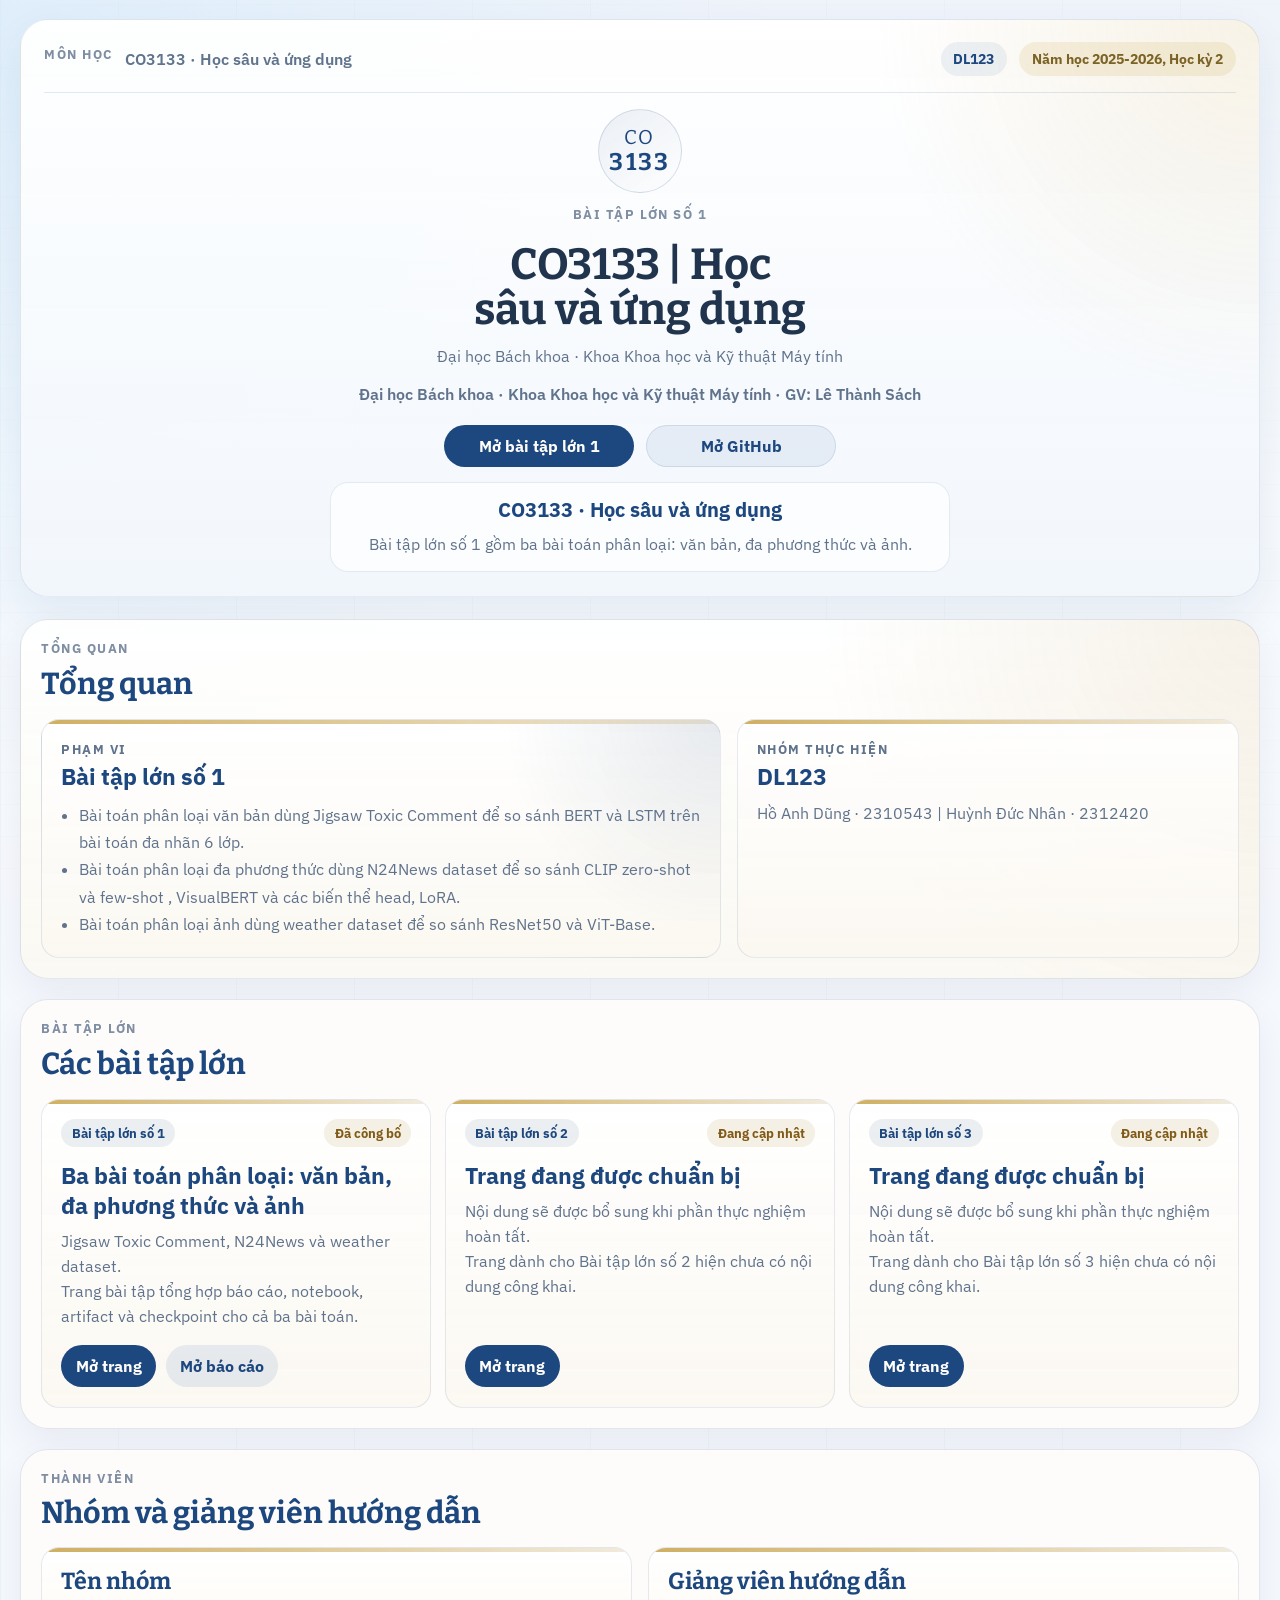
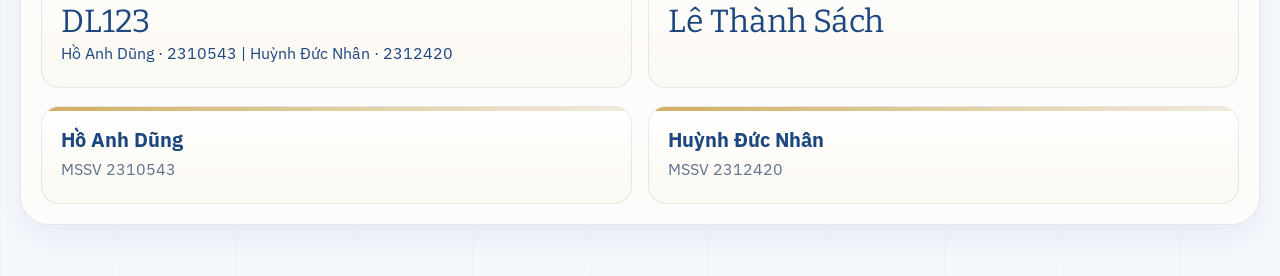
<file: index.html>
<!DOCTYPE html>
<html lang="vi">
<head>
  <meta charset="UTF-8">
  <meta name="viewport" content="width=device-width, initial-scale=1.0">
  <title>CO3133 | Landing Page Nhóm</title>
  <meta name="description" content="Landing page công khai cho các bài tập lớn môn CO3133 - Học sâu và ứng dụng.">
  <link rel="preconnect" href="https://fonts.googleapis.com">
  <link rel="preconnect" href="https://fonts.gstatic.com" crossorigin>
  <link href="https://fonts.googleapis.com/css2?family=Bitter:wght@500;600;700&family=IBM+Plex+Sans:wght@400;500;600;700&display=swap" rel="stylesheet">
  <link rel="stylesheet" href="assets/css/styles.css">
</head>
<body data-page="home" data-root=".">
  <div class="page-shell">
    <header class="site-header home-hero">
      <div class="hero-band">
        <div class="hero-band-left">
          <p class="eyebrow">Môn học</p>
          <p id="hero-band-copy" class="hero-band-copy">CO3133 · Học sâu và ứng dụng</p>
        </div>
        <div class="hero-band-right">
          <span id="hero-group-chip" class="hero-chip">DL123</span>
          <span id="hero-term-chip" class="hero-chip hero-chip-secondary">Năm học 2025-2026, Học kỳ 2</span>
        </div>
      </div>

      <div class="hero-main-copy hero-main-copy-simplified">
        <div class="crest-mark" aria-hidden="true">
          <span>CO</span>
          <span>3133</span>
        </div>
        <p class="section-kicker">Bài tập lớn số 1</p>
        <h1 id="site-title">CO3133 | Học sâu và ứng dụng</h1>
        <p id="site-subtitle" class="lede">Đại học Bách khoa · Khoa Khoa học và Kỹ thuật Máy tính</p>
        <p id="hero-meta-line" class="hero-meta-line"></p>
        <div id="hero-actions" class="hero-actions"></div>
        <div class="hero-inline-card">
          <h2 id="course-heading">CO3133 · Học sâu và ứng dụng</h2>
          <p id="course-summary" class="hero-summary"></p>
        </div>
      </div>
    </header>

    <main>
      <section class="panel home-intro-panel">
        <div class="section-heading">
          <div>
            <p class="section-kicker">Tổng quan</p>
            <h2 id="home-overview-title">Tổng quan</h2>
          </div>
        </div>
        <div class="overview-spotlight-grid">
          <article class="overview-card overview-card-primary">
            <p class="section-kicker">Phạm vi</p>
            <h3 id="overview-title"></h3>
            <ul id="overview-points" class="overview-list"></ul>
          </article>
          <article class="overview-card">
            <p class="section-kicker">Nhóm thực hiện</p>
            <h3 id="group-name">DL123</h3>
            <p id="group-summary" class="body-copy"></p>
          </article>
        </div>
      </section>

      <section class="panel assignment-showcase-panel">
        <div class="section-heading">
          <div>
            <p class="section-kicker">Bài tập lớn</p>
            <h2>Các bài tập lớn</h2>
          </div>
        </div>
        <div id="assignment-grid" class="assignment-showcase-grid"></div>
      </section>

      <section class="panel team-panel">
        <div class="section-heading">
          <div>
            <p class="section-kicker">Thành viên</p>
            <h2>Nhóm và giảng viên hướng dẫn</h2>
          </div>
        </div>
        <div class="team-layout">
          <article class="info-card team-feature-card">
            <h3>Tên nhóm</h3>
            <p class="feature-copy" id="team-group-name"></p>
            <p id="team-group-summary" class="body-copy"></p>
          </article>
          <article class="info-card team-feature-card">
            <h3>Giảng viên hướng dẫn</h3>
            <p id="instructor-name" class="feature-copy"></p>
          </article>
        </div>
        <div id="members-grid" class="member-grid member-grid-home"></div>
      </section>
    </main>
  </div>

  <script src="assets/js/site-data.js"></script>
  <script src="assets/js/app.js"></script>
</body>
</html>
</file>
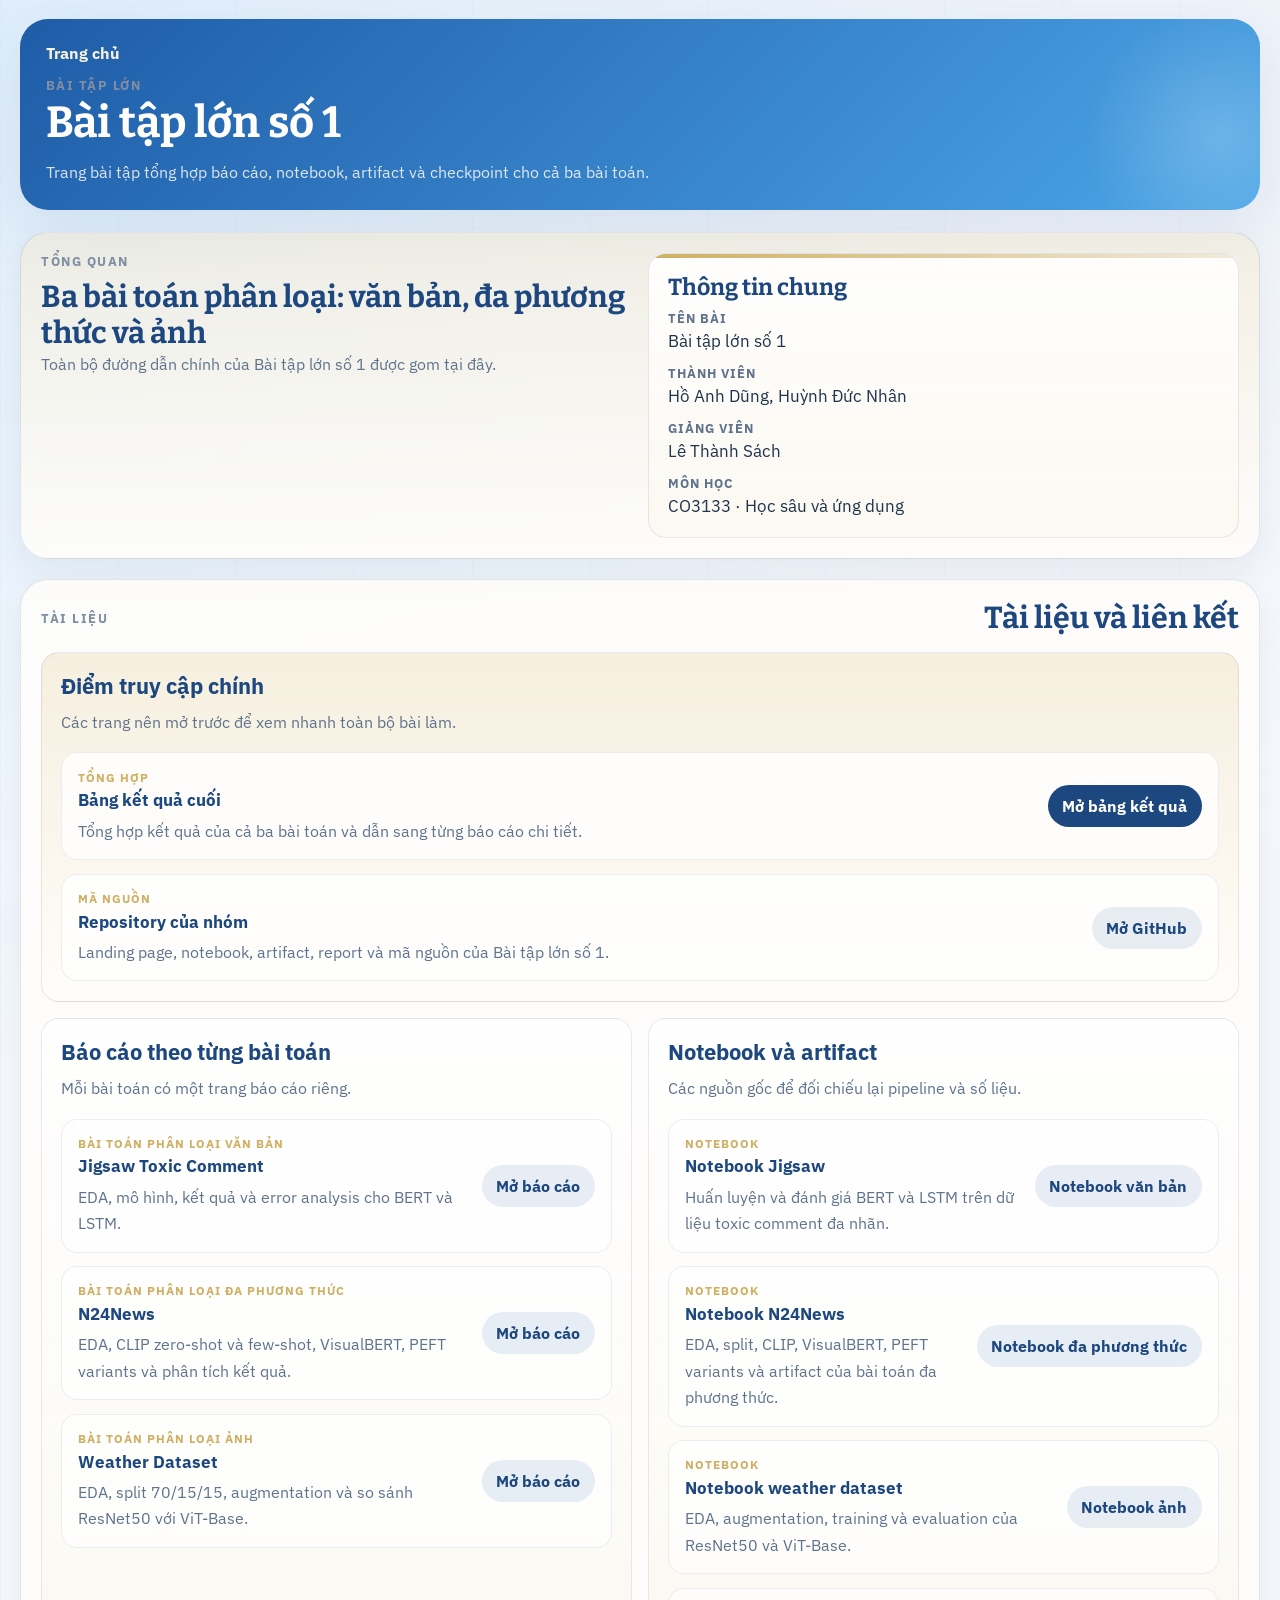
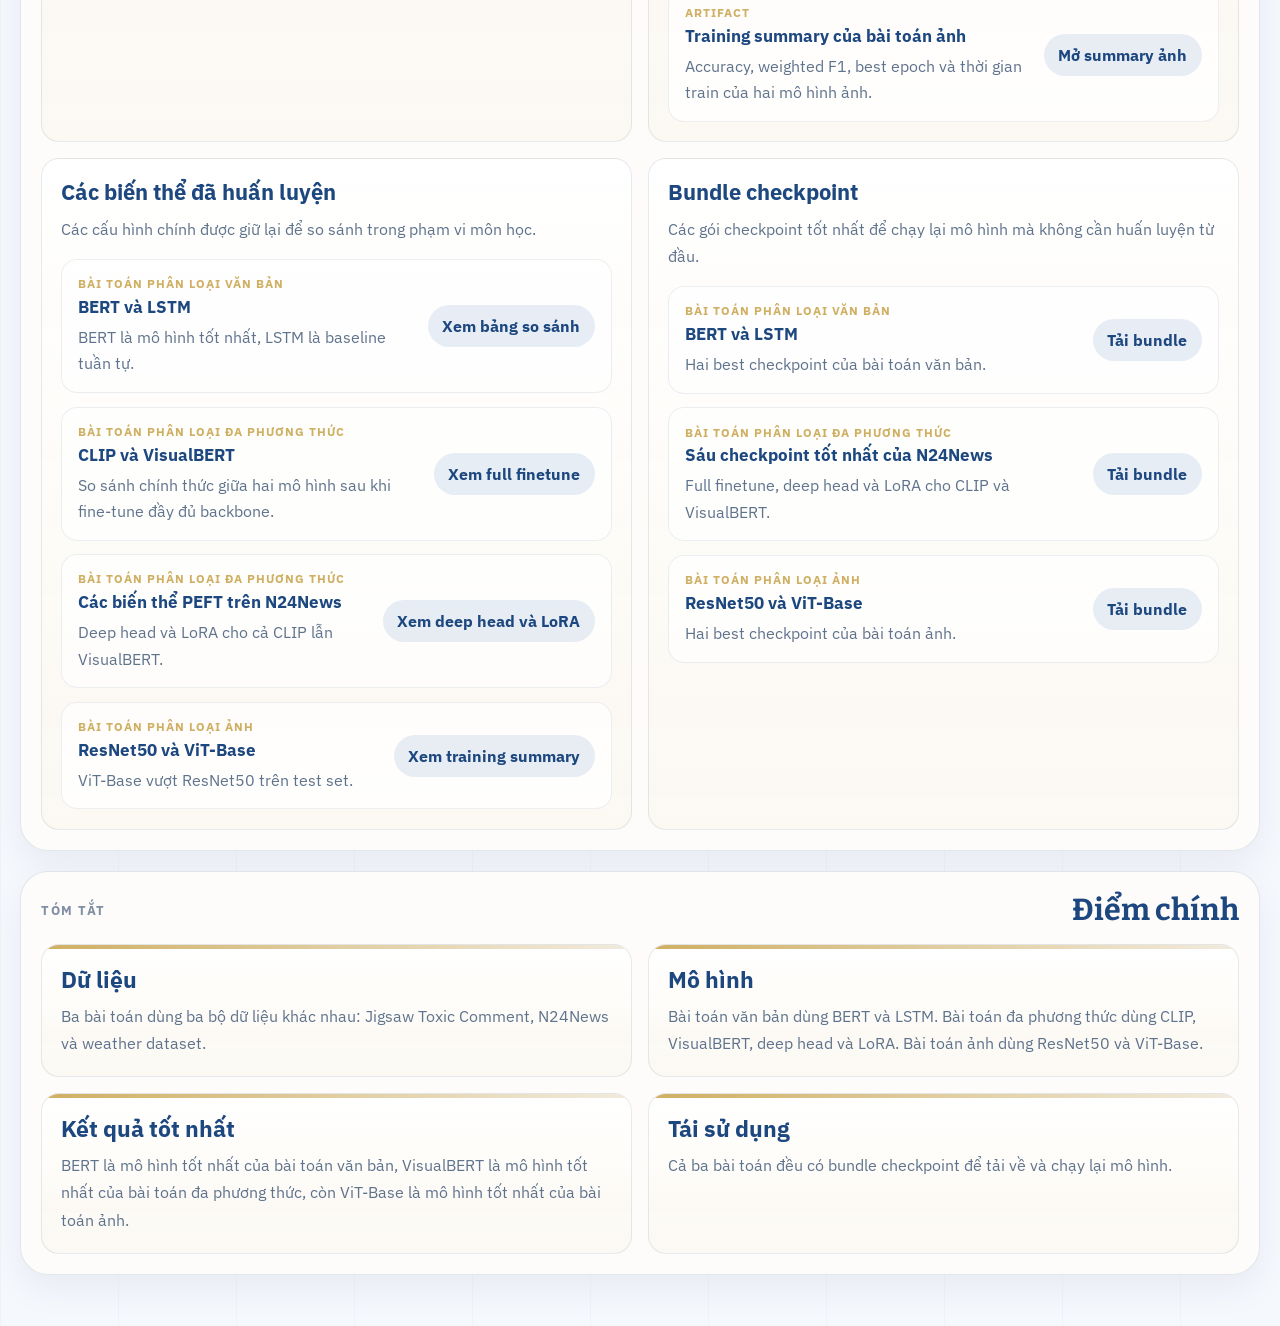
<file: assignments/assignment-1.html>
<!DOCTYPE html>
<html lang="vi">
<head>
  <meta charset="UTF-8">
  <meta name="viewport" content="width=device-width, initial-scale=1.0">
  <title>Bài tập lớn số 1 | CO3133</title>
  <meta name="description" content="Trang giới thiệu công khai cho bài tập lớn số 1 môn CO3133.">
  <link rel="preconnect" href="https://fonts.googleapis.com">
  <link rel="preconnect" href="https://fonts.gstatic.com" crossorigin>
  <link href="https://fonts.googleapis.com/css2?family=Bitter:wght@500;600;700&family=IBM+Plex+Sans:wght@400;500;600;700&display=swap" rel="stylesheet">
  <link rel="stylesheet" href="../assets/css/styles.css">
</head>
<body data-page="assignment" data-assignment-id="assignment-1" data-root="..">
  <div class="page-shell">
    <header class="site-header compact">
      <div class="header-copy">
        <a href="../index.html" class="breadcrumb-link">Trang chủ</a>
        <p class="eyebrow">Bài tập lớn</p>
        <h1 id="assignment-title">Bài tập lớn</h1>
        <p id="assignment-overview" class="lede">Trang giới thiệu đang được tải.</p>
      </div>
    </header>

    <main>
      <section class="panel hero-panel">
        <div class="hero-grid">
          <div>
            <p class="section-kicker">Tổng quan</p>
            <h2 id="assignment-name"></h2>
            <p id="assignment-summary" class="body-copy"></p>
          </div>
          <div class="info-card">
            <h3>Thông tin chung</h3>
            <dl id="assignment-meta" class="meta-list"></dl>
          </div>
        </div>
      </section>

      <section class="panel" id="resources-section">
        <div class="section-heading">
          <p class="section-kicker">Tài liệu</p>
          <h2>Tài liệu và liên kết</h2>
        </div>
        <div id="resource-grid" class="resource-grid"></div>
        <p id="resource-empty" class="empty-state hidden">Các liên kết sẽ được bổ sung khi nội dung hoàn tất.</p>
      </section>

      <section class="panel hidden" id="sections-panel">
        <div class="section-heading">
          <p class="section-kicker">Tóm tắt</p>
          <h2>Điểm chính</h2>
        </div>
        <div id="sections-grid" class="resource-grid"></div>
      </section>
    </main>
  </div>

  <script src="../assets/js/site-data.js"></script>
  <script src="../assets/js/app.js"></script>
</body>
</html>
</file>
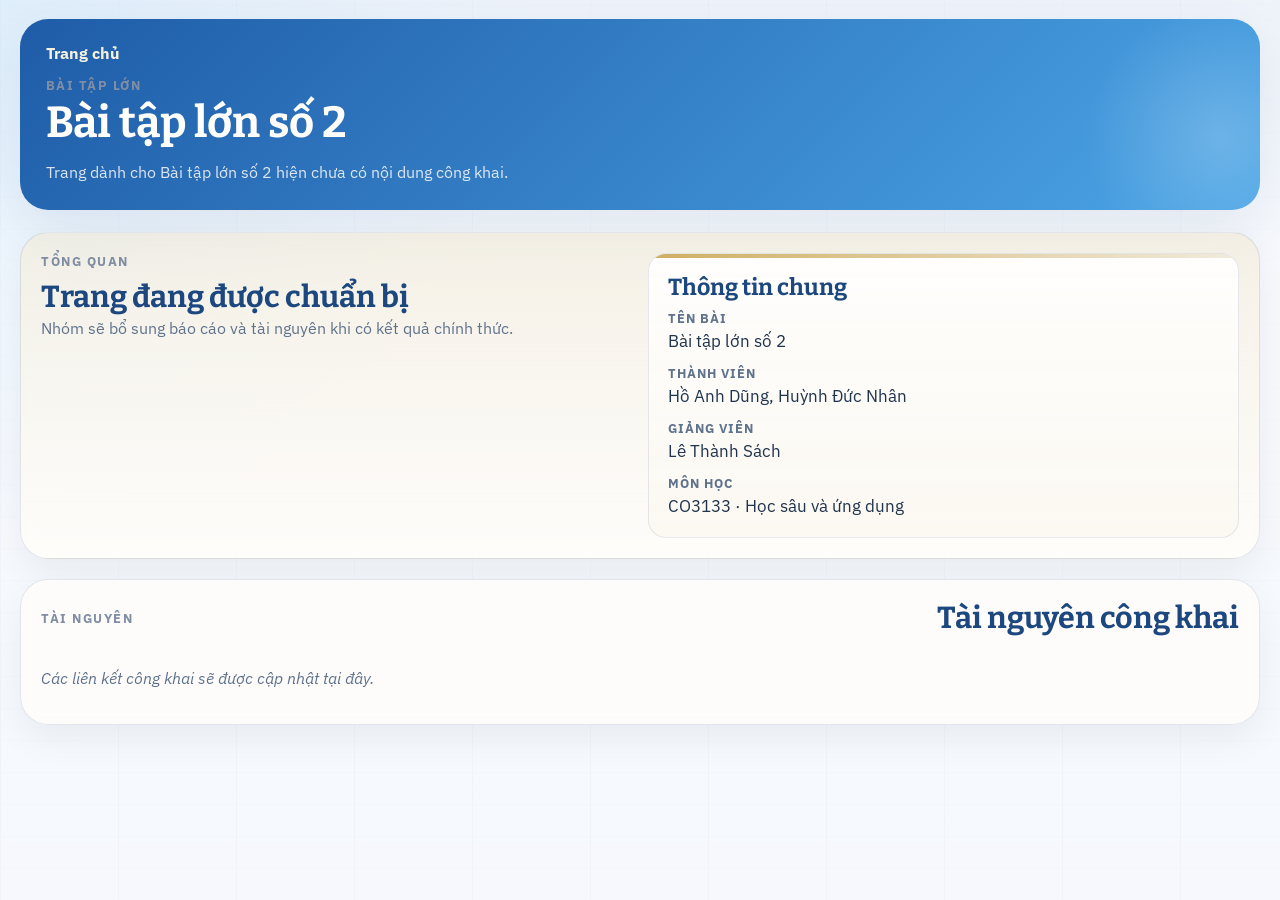
<file: assignments/assignment-2.html>
<!DOCTYPE html>
<html lang="vi">
<head>
  <meta charset="UTF-8">
  <meta name="viewport" content="width=device-width, initial-scale=1.0">
  <title>Bài tập lớn số 2 | CO3133</title>
  <meta name="description" content="Trang giới thiệu công khai cho bài tập lớn số 2 môn CO3133.">
  <link rel="preconnect" href="https://fonts.googleapis.com">
  <link rel="preconnect" href="https://fonts.gstatic.com" crossorigin>
  <link href="https://fonts.googleapis.com/css2?family=Bitter:wght@500;600;700&family=IBM+Plex+Sans:wght@400;500;600;700&display=swap" rel="stylesheet">
  <link rel="stylesheet" href="../assets/css/styles.css">
</head>
<body data-page="assignment" data-assignment-id="assignment-2" data-root="..">
  <div class="page-shell">
    <header class="site-header compact">
      <div class="header-copy">
        <a href="../index.html" class="breadcrumb-link">Trang chủ</a>
        <p class="eyebrow">Bài tập lớn</p>
        <h1 id="assignment-title">Bài tập lớn</h1>
        <p id="assignment-overview" class="lede">Trang giới thiệu đang được tải.</p>
      </div>
    </header>

    <main>
      <section class="panel hero-panel">
        <div class="hero-grid">
          <div>
            <p class="section-kicker">Tổng quan</p>
            <h2 id="assignment-name"></h2>
            <p id="assignment-summary" class="body-copy"></p>
          </div>
          <div class="info-card">
            <h3>Thông tin chung</h3>
            <dl id="assignment-meta" class="meta-list"></dl>
          </div>
        </div>
      </section>

      <section class="panel" id="resources-section">
        <div class="section-heading">
          <p class="section-kicker">Tài nguyên</p>
          <h2>Tài nguyên công khai</h2>
        </div>
        <div id="resource-grid" class="resource-grid"></div>
        <p id="resource-empty" class="empty-state hidden">Các liên kết công khai sẽ được cập nhật tại đây.</p>
      </section>

      <section class="panel hidden" id="sections-panel">
        <div class="section-heading">
          <p class="section-kicker">Nội dung</p>
          <h2>Nội dung nổi bật</h2>
        </div>
        <div id="sections-grid" class="resource-grid"></div>
      </section>
    </main>
  </div>

  <script src="../assets/js/site-data.js"></script>
  <script src="../assets/js/app.js"></script>
</body>
</html>
</file>
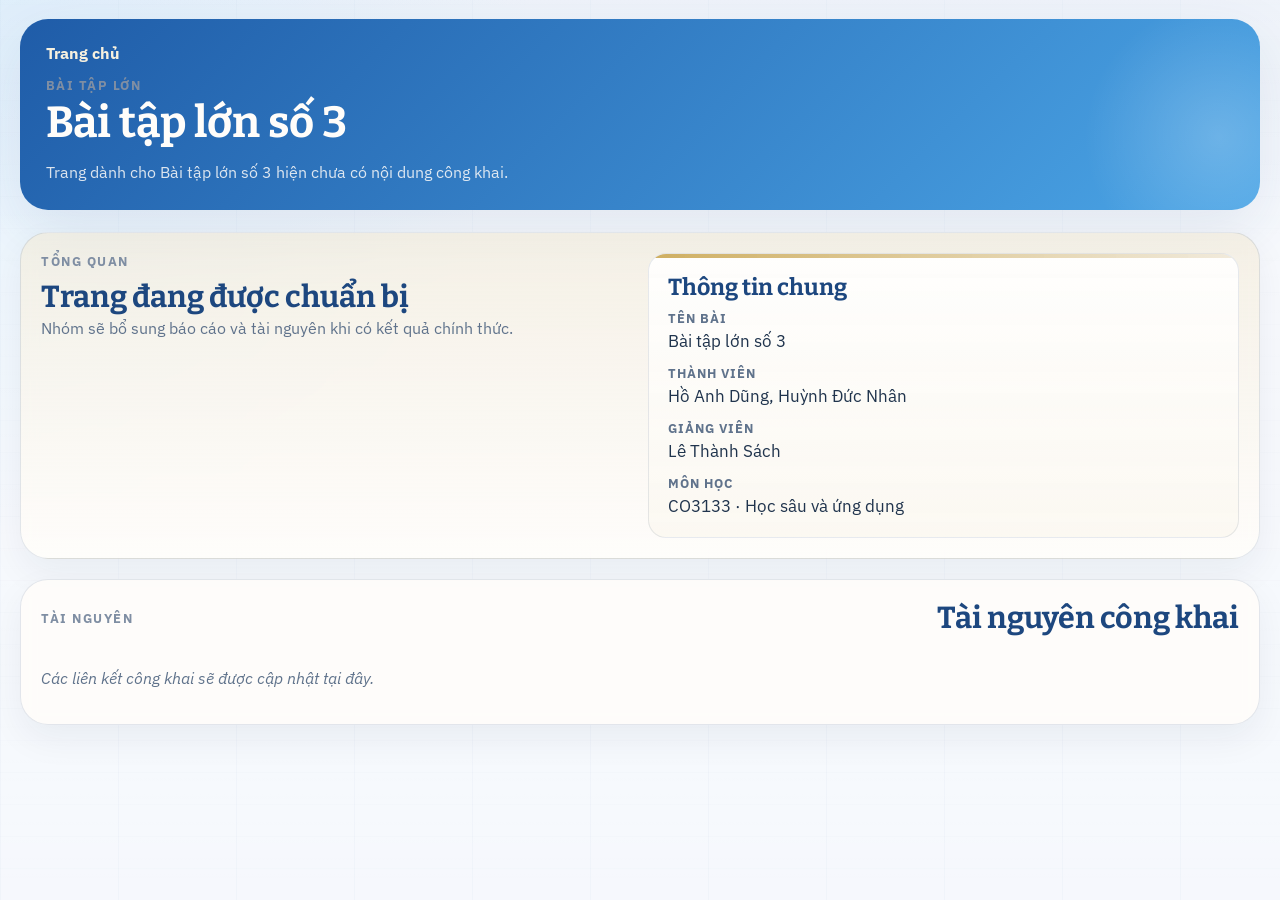
<file: assignments/assignment-3.html>
<!DOCTYPE html>
<html lang="vi">
<head>
  <meta charset="UTF-8">
  <meta name="viewport" content="width=device-width, initial-scale=1.0">
  <title>Bài tập lớn số 3 | CO3133</title>
  <meta name="description" content="Trang giới thiệu công khai cho bài tập lớn số 3 môn CO3133.">
  <link rel="preconnect" href="https://fonts.googleapis.com">
  <link rel="preconnect" href="https://fonts.gstatic.com" crossorigin>
  <link href="https://fonts.googleapis.com/css2?family=Bitter:wght@500;600;700&family=IBM+Plex+Sans:wght@400;500;600;700&display=swap" rel="stylesheet">
  <link rel="stylesheet" href="../assets/css/styles.css">
</head>
<body data-page="assignment" data-assignment-id="assignment-3" data-root="..">
  <div class="page-shell">
    <header class="site-header compact">
      <div class="header-copy">
        <a href="../index.html" class="breadcrumb-link">Trang chủ</a>
        <p class="eyebrow">Bài tập lớn</p>
        <h1 id="assignment-title">Bài tập lớn</h1>
        <p id="assignment-overview" class="lede">Trang giới thiệu đang được tải.</p>
      </div>
    </header>

    <main>
      <section class="panel hero-panel">
        <div class="hero-grid">
          <div>
            <p class="section-kicker">Tổng quan</p>
            <h2 id="assignment-name"></h2>
            <p id="assignment-summary" class="body-copy"></p>
          </div>
          <div class="info-card">
            <h3>Thông tin chung</h3>
            <dl id="assignment-meta" class="meta-list"></dl>
          </div>
        </div>
      </section>

      <section class="panel" id="resources-section">
        <div class="section-heading">
          <p class="section-kicker">Tài nguyên</p>
          <h2>Tài nguyên công khai</h2>
        </div>
        <div id="resource-grid" class="resource-grid"></div>
        <p id="resource-empty" class="empty-state hidden">Các liên kết công khai sẽ được cập nhật tại đây.</p>
      </section>

      <section class="panel hidden" id="sections-panel">
        <div class="section-heading">
          <p class="section-kicker">Nội dung</p>
          <h2>Nội dung nổi bật</h2>
        </div>
        <div id="sections-grid" class="resource-grid"></div>
      </section>
    </main>
  </div>

  <script src="../assets/js/site-data.js"></script>
  <script src="../assets/js/app.js"></script>
</body>
</html>
</file>
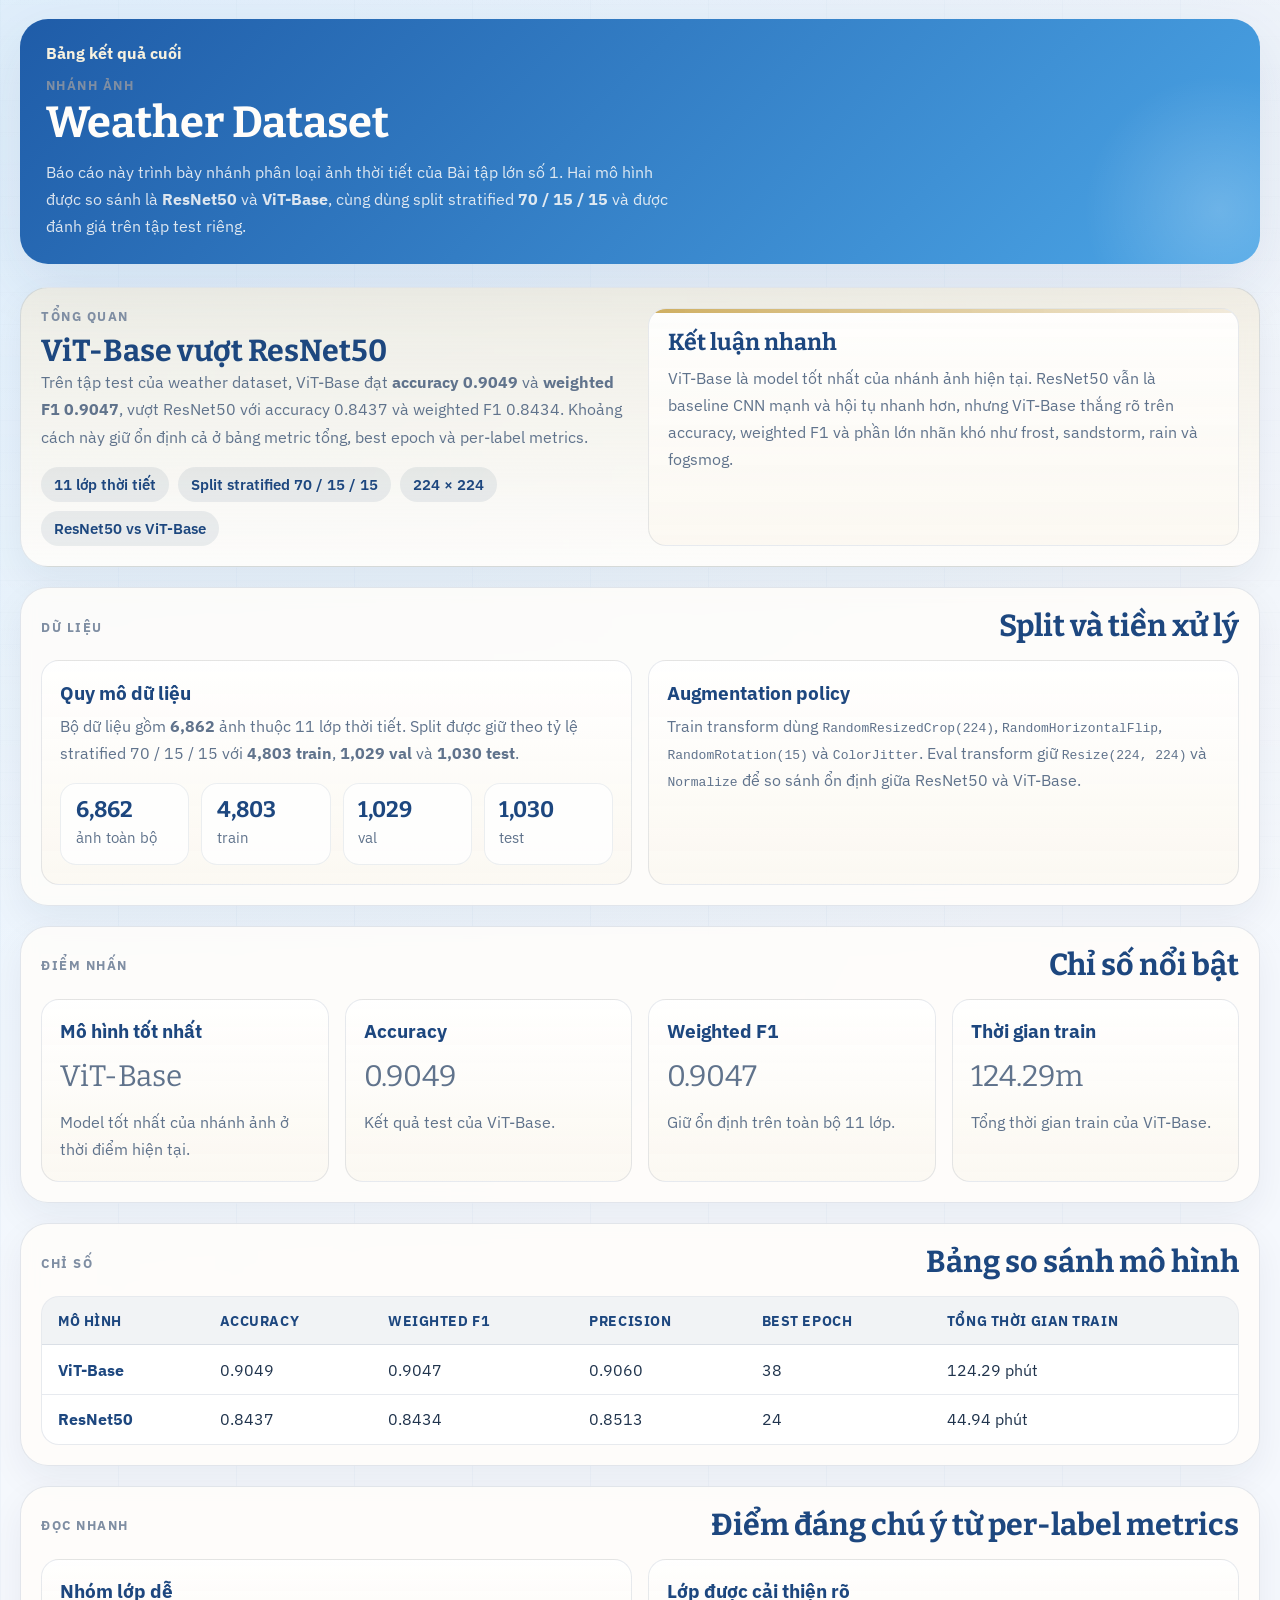
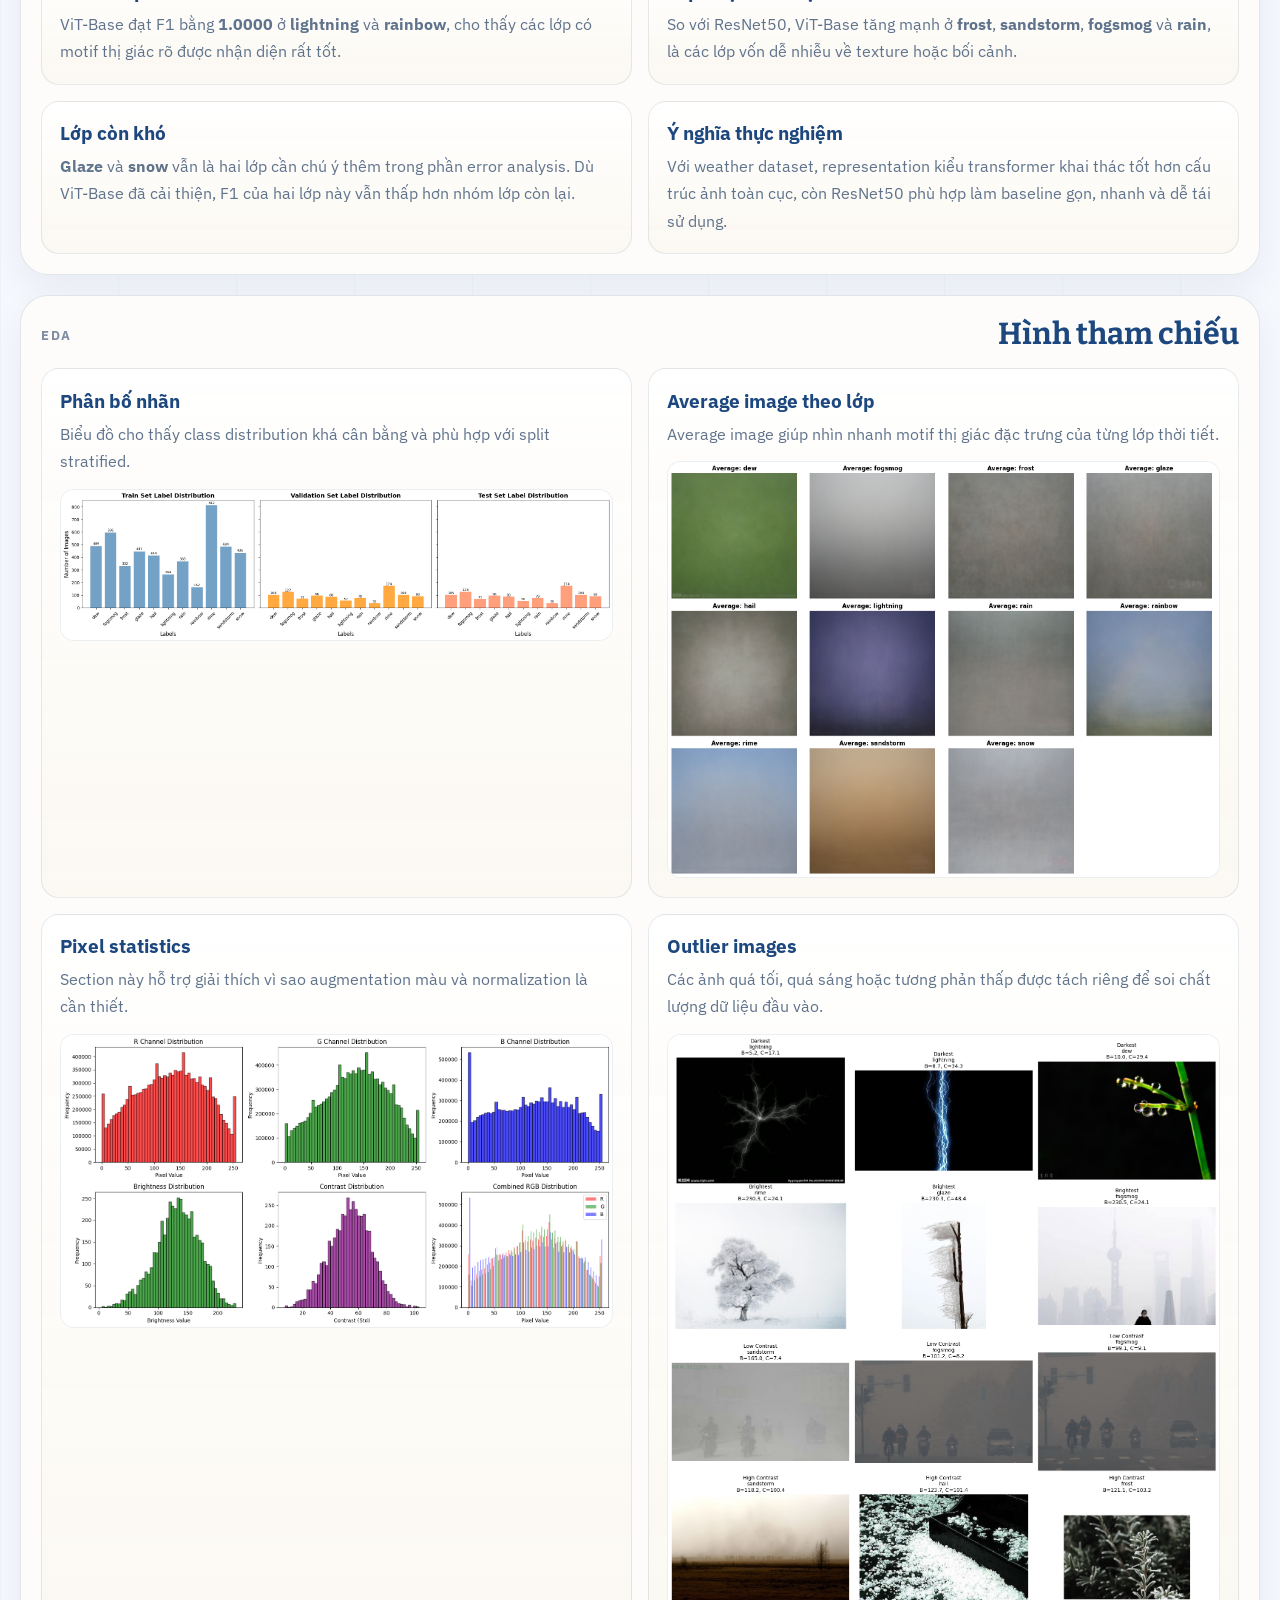
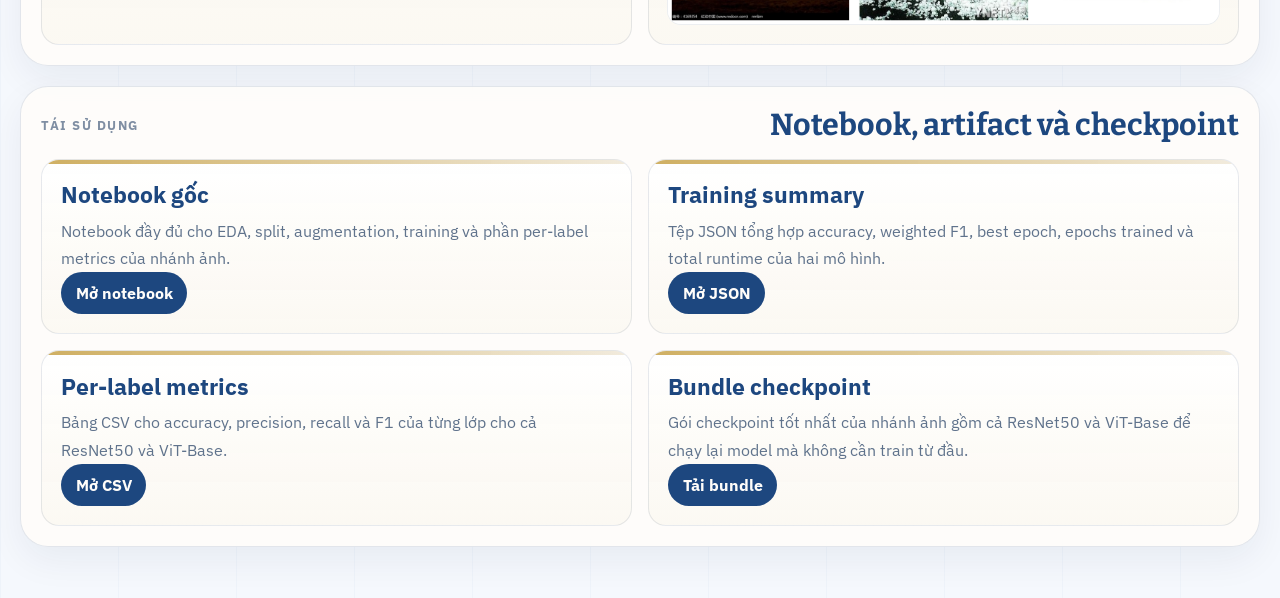
<file: btl1/reports/image-report.html>
<!DOCTYPE html>
<html lang="vi">
<head>
  <meta charset="UTF-8">
  <meta name="viewport" content="width=device-width, initial-scale=1.0">
  <title>Báo cáo nhánh ảnh | CO3133</title>
  <meta name="description" content="Trang trình bày kết quả thực nghiệm cho nhánh ảnh của Bài tập lớn số 1 môn CO3133 với weather dataset.">
  <link rel="preconnect" href="https://fonts.googleapis.com">
  <link rel="preconnect" href="https://fonts.gstatic.com" crossorigin>
  <link href="https://fonts.googleapis.com/css2?family=Bitter:wght@500;600;700&family=IBM+Plex+Sans:wght@400;500;600;700&display=swap" rel="stylesheet">
  <link rel="stylesheet" href="../../assets/css/styles.css">
</head>
<body>
  <div class="page-shell">
    <header class="site-header compact">
      <div class="header-copy">
        <a href="./final-results.html" class="breadcrumb-link">Bảng kết quả cuối</a>
        <p class="eyebrow">Nhánh ảnh</p>
        <h1>Weather Dataset</h1>
        <p class="lede">
          Báo cáo này trình bày nhánh phân loại ảnh thời tiết của Bài tập lớn số 1.
          Hai mô hình được so sánh là <strong>ResNet50</strong> và <strong>ViT-Base</strong>,
          cùng dùng split stratified <strong>70 / 15 / 15</strong> và được đánh giá trên tập test riêng.
        </p>
      </div>
    </header>

    <main>
      <section class="panel hero-panel">
        <div class="detail-grid">
          <div>
            <p class="section-kicker">Tổng quan</p>
            <h2>ViT-Base vượt ResNet50</h2>
            <p class="body-copy">
              Trên tập test của weather dataset, ViT-Base đạt <strong>accuracy 0.9049</strong>
              và <strong>weighted F1 0.9047</strong>, vượt ResNet50 với accuracy 0.8437
              và weighted F1 0.8434. Khoảng cách này giữ ổn định cả ở bảng metric tổng,
              best epoch và per-label metrics.
            </p>
            <ul class="pill-list" style="margin-top: 1rem;">
              <li class="pill">11 lớp thời tiết</li>
              <li class="pill">Split stratified 70 / 15 / 15</li>
              <li class="pill">224 × 224</li>
              <li class="pill">ResNet50 vs ViT-Base</li>
            </ul>
          </div>
          <div class="info-card">
            <h3>Kết luận nhanh</h3>
            <p class="body-copy">
              ViT-Base là model tốt nhất của nhánh ảnh hiện tại. ResNet50 vẫn là baseline CNN
              mạnh và hội tụ nhanh hơn, nhưng ViT-Base thắng rõ trên accuracy, weighted F1 và
              phần lớn nhãn khó như frost, sandstorm, rain và fogsmog.
            </p>
          </div>
        </div>
      </section>

      <section class="panel">
        <div class="section-heading">
          <p class="section-kicker">Dữ liệu</p>
          <h2>Split và tiền xử lý</h2>
        </div>
        <div class="callout-grid">
          <article class="callout-card">
            <h3>Quy mô dữ liệu</h3>
            <p>
              Bộ dữ liệu gồm <strong>6,862</strong> ảnh thuộc 11 lớp thời tiết.
              Split được giữ theo tỷ lệ stratified 70 / 15 / 15 với
              <strong>4,803 train</strong>, <strong>1,029 val</strong> và
              <strong>1,030 test</strong>.
            </p>
            <div class="dataset-stat-grid">
              <div class="dataset-stat"><strong>6,862</strong><span>ảnh toàn bộ</span></div>
              <div class="dataset-stat"><strong>4,803</strong><span>train</span></div>
              <div class="dataset-stat"><strong>1,029</strong><span>val</span></div>
              <div class="dataset-stat"><strong>1,030</strong><span>test</span></div>
            </div>
          </article>
          <article class="callout-card">
            <h3>Augmentation policy</h3>
            <p>
              Train transform dùng <code>RandomResizedCrop(224)</code>,
              <code>RandomHorizontalFlip</code>, <code>RandomRotation(15)</code> và
              <code>ColorJitter</code>. Eval transform giữ <code>Resize(224, 224)</code>
              và <code>Normalize</code> để so sánh ổn định giữa ResNet50 và ViT-Base.
            </p>
          </article>
        </div>
      </section>

      <section class="panel">
        <div class="section-heading">
          <p class="section-kicker">Điểm nhấn</p>
          <h2>Chỉ số nổi bật</h2>
        </div>
        <div class="mini-stat-grid">
          <article class="mini-stat">
            <h3>Mô hình tốt nhất</h3>
            <p class="mini-stat-value">ViT-Base</p>
            <p>Model tốt nhất của nhánh ảnh ở thời điểm hiện tại.</p>
          </article>
          <article class="mini-stat">
            <h3>Accuracy</h3>
            <p class="mini-stat-value">0.9049</p>
            <p>Kết quả test của ViT-Base.</p>
          </article>
          <article class="mini-stat">
            <h3>Weighted F1</h3>
            <p class="mini-stat-value">0.9047</p>
            <p>Giữ ổn định trên toàn bộ 11 lớp.</p>
          </article>
          <article class="mini-stat">
            <h3>Thời gian train</h3>
            <p class="mini-stat-value">124.29m</p>
            <p>Tổng thời gian train của ViT-Base.</p>
          </article>
        </div>
      </section>

      <section class="panel">
        <div class="section-heading">
          <p class="section-kicker">Chỉ số</p>
          <h2>Bảng so sánh mô hình</h2>
        </div>
        <div class="table-wrap">
          <table class="results-table">
            <thead>
              <tr>
                <th>Mô hình</th>
                <th>Accuracy</th>
                <th>Weighted F1</th>
                <th>Precision</th>
                <th>Best epoch</th>
                <th>Tổng thời gian train</th>
              </tr>
            </thead>
            <tbody>
              <tr>
                <td><strong>ViT-Base</strong></td>
                <td>0.9049</td>
                <td>0.9047</td>
                <td>0.9060</td>
                <td>38</td>
                <td>124.29 phút</td>
              </tr>
              <tr>
                <td><strong>ResNet50</strong></td>
                <td>0.8437</td>
                <td>0.8434</td>
                <td>0.8513</td>
                <td>24</td>
                <td>44.94 phút</td>
              </tr>
            </tbody>
          </table>
        </div>
      </section>

      <section class="panel">
        <div class="section-heading">
          <p class="section-kicker">Đọc nhanh</p>
          <h2>Điểm đáng chú ý từ per-label metrics</h2>
        </div>
        <div class="callout-grid">
          <article class="callout-card">
            <h3>Nhóm lớp dễ</h3>
            <p>
              ViT-Base đạt F1 bằng <strong>1.0000</strong> ở <strong>lightning</strong> và
              <strong>rainbow</strong>, cho thấy các lớp có motif thị giác rõ được nhận diện rất tốt.
            </p>
          </article>
          <article class="callout-card">
            <h3>Lớp được cải thiện rõ</h3>
            <p>
              So với ResNet50, ViT-Base tăng mạnh ở <strong>frost</strong>, <strong>sandstorm</strong>,
              <strong>fogsmog</strong> và <strong>rain</strong>, là các lớp vốn dễ nhiễu về texture hoặc bối cảnh.
            </p>
          </article>
          <article class="callout-card">
            <h3>Lớp còn khó</h3>
            <p>
              <strong>Glaze</strong> và <strong>snow</strong> vẫn là hai lớp cần chú ý thêm trong phần error analysis.
              Dù ViT-Base đã cải thiện, F1 của hai lớp này vẫn thấp hơn nhóm lớp còn lại.
            </p>
          </article>
          <article class="callout-card">
            <h3>Ý nghĩa thực nghiệm</h3>
            <p>
              Với weather dataset, representation kiểu transformer khai thác tốt hơn cấu trúc ảnh toàn cục,
              còn ResNet50 phù hợp làm baseline gọn, nhanh và dễ tái sử dụng.
            </p>
          </article>
        </div>
      </section>

      <section class="panel">
        <div class="section-heading">
          <p class="section-kicker">EDA</p>
          <h2>Hình tham chiếu</h2>
        </div>
        <div class="figure-grid">
          <article class="figure-card">
            <h3>Phân bố nhãn</h3>
            <p>Biểu đồ cho thấy class distribution khá cân bằng và phù hợp với split stratified.</p>
            <img src="../artifacts/image/label_distribution.png" alt="Phân bố nhãn của weather dataset">
          </article>
          <article class="figure-card">
            <h3>Average image theo lớp</h3>
            <p>Average image giúp nhìn nhanh motif thị giác đặc trưng của từng lớp thời tiết.</p>
            <img src="../artifacts/image/average_images_per_class.png" alt="Average image theo lớp của weather dataset">
          </article>
          <article class="figure-card">
            <h3>Pixel statistics</h3>
            <p>Section này hỗ trợ giải thích vì sao augmentation màu và normalization là cần thiết.</p>
            <img src="../artifacts/image/pixel_statistics.png" alt="Pixel statistics của weather dataset">
          </article>
          <article class="figure-card">
            <h3>Outlier images</h3>
            <p>Các ảnh quá tối, quá sáng hoặc tương phản thấp được tách riêng để soi chất lượng dữ liệu đầu vào.</p>
            <img src="../artifacts/image/outlier_images.png" alt="Outlier images của weather dataset">
          </article>
        </div>
      </section>

      <section class="panel">
        <div class="section-heading">
          <p class="section-kicker">Tái sử dụng</p>
          <h2>Notebook, artifact và checkpoint</h2>
        </div>
        <div class="resource-grid">
          <article class="resource-card">
            <h3>Notebook gốc</h3>
            <p>Notebook đầy đủ cho EDA, split, augmentation, training và phần per-label metrics của nhánh ảnh.</p>
            <div class="resource-actions">
              <a class="button-link" href="../notebooks/image_classification.ipynb">Mở notebook</a>
            </div>
          </article>
          <article class="resource-card">
            <h3>Training summary</h3>
            <p>Tệp JSON tổng hợp accuracy, weighted F1, best epoch, epochs trained và total runtime của hai mô hình.</p>
            <div class="resource-actions">
              <a class="button-link" href="../artifacts/image/training_summary.json">Mở JSON</a>
            </div>
          </article>
          <article class="resource-card">
            <h3>Per-label metrics</h3>
            <p>Bảng CSV cho accuracy, precision, recall và F1 của từng lớp cho cả ResNet50 và ViT-Base.</p>
            <div class="resource-actions">
              <a class="button-link" href="../artifacts/image/image_per_label_metrics.csv">Mở CSV</a>
            </div>
          </article>
          <article class="resource-card">
            <h3>Bundle checkpoint</h3>
            <p>Gói checkpoint tốt nhất của nhánh ảnh gồm cả ResNet50 và ViT-Base để chạy lại model mà không cần train từ đầu.</p>
            <div class="resource-actions">
              <a class="button-link" href="https://drive.google.com/file/d/1wkPuWUMKkm0K2N5l00Kk4Jij-xJKF7u8/view?usp=sharing" target="_blank" rel="noreferrer">Tải bundle</a>
            </div>
          </article>
        </div>
      </section>
    </main>
  </div>
</body>
</html>
</file>
<file: assets/css/styles.css>
:root {
  --navy-950: #1d477f;
  --navy-900: #285c9b;
  --navy-700: #7eaed7;
  --gold-500: #cfaf62;
  --gold-300: #e7d7ad;
  --gold-100: #f7f1df;
  --ivory: #f5f8fd;
  --paper: #edf2f9;
  --white: #fffdfa;
  --ink: #20344d;
  --muted: #60738c;
  --line: rgba(29, 71, 127, 0.12);
  --shadow: 0 20px 60px rgba(29, 71, 127, 0.10);
  --radius-lg: 28px;
  --radius-md: 18px;
  --page-width: 1180px;
}

*,
*::before,
*::after { box-sizing: border-box; }

body {
  margin: 0;
  min-height: 100vh;
  color: var(--ink);
  font-family: "IBM Plex Sans", sans-serif;
  background:
    radial-gradient(circle at top left, rgba(109,198,255,0.18), transparent 34%),
    linear-gradient(180deg, rgba(31,92,168,0.06), transparent 26%),
    repeating-linear-gradient(90deg, rgba(31,92,168,0.03) 0, rgba(31,92,168,0.03) 1px, transparent 1px, transparent 118px),
    var(--ivory);
}

body::before {
  content: "";
  position: fixed;
  inset: 0;
  pointer-events: none;
  background:
    linear-gradient(180deg, rgba(255,255,255,0.65), rgba(255,255,255,0.25)),
    repeating-linear-gradient(0deg, transparent 0, transparent 31px, rgba(20,54,95,0.035) 31px, rgba(20,54,95,0.035) 32px);
  opacity: 0.45;
}

a { color: inherit; text-decoration: none; }

.page-shell {
  position: relative;
  z-index: 1;
  width: min(calc(100% - 1.2rem), 1240px);
  margin: 0 auto;
  padding: 1.2rem 0 3.2rem;
}

.site-header {
  display: grid;
  grid-template-columns: 112px minmax(0, 1fr);
  gap: 1.5rem;
  align-items: center;
  padding: 1.5rem 1.6rem;
  border-radius: var(--radius-lg);
  background: linear-gradient(135deg, #1f5ca8, #4ba5e6);
  color: var(--white);
  box-shadow: var(--shadow);
  position: relative;
  overflow: hidden;
}

.site-header::after {
  content: "";
  position: absolute;
  inset: auto -8% -35% auto;
  width: 280px;
  height: 280px;
  border-radius: 50%;
  background: radial-gradient(circle, rgba(255,255,255,0.2), transparent 68%);
}

.site-header.compact { grid-template-columns: 1fr; }

.crest-mark {
  width: 112px;
  height: 112px;
  border-radius: 50%;
  border: 1px solid rgba(255,253,250,0.26);
  background: linear-gradient(145deg, rgba(255,253,250,0.12), rgba(255,253,250,0.03));
  display: grid;
  place-content: center;
  text-align: center;
  font-family: "Bitter", serif;
  font-size: 1.25rem;
  line-height: 1;
  letter-spacing: 0.12em;
}

.crest-mark span:last-child { margin-top: 0.2rem; font-size: 1.5rem; font-weight: 700; }

.header-copy, main { position: relative; z-index: 1; }

.eyebrow, .section-kicker {
  letter-spacing: 0.12em;
  text-transform: uppercase;
}

.eyebrow, .section-kicker {
  margin: 0 0 0.6rem;
  font-size: 0.79rem;
  font-weight: 700;
  color: #7f8ea3;
}

.site-header h1, .hero-panel h2, .section-heading h2, .info-card h3, .feature-copy, #assignment-name {
  font-family: "Bitter", serif;
}

.site-header h1 {
  margin: 0;
  font-size: clamp(2rem, 3.4vw, 3.2rem);
  line-height: 0.98;
}

.lede {
  max-width: 64ch;
  margin: 0.85rem 0 0;
  font-size: 1rem;
  line-height: 1.7;
  color: rgba(255,253,250,0.84);
}

main { display: grid; gap: 1.25rem; margin-top: 1.4rem; }

.panel {
  padding: 1.25rem;
  border: 1px solid var(--line);
  border-radius: var(--radius-lg);
  background: rgba(255,253,250,0.84);
  box-shadow: 0 14px 36px rgba(15,39,69,0.06);
  backdrop-filter: blur(8px);
}

.hero-panel {
  background: linear-gradient(180deg, rgba(243,234,213,0.58), rgba(255,253,250,0.88));
}

.hero-grid, .two-column-grid, .assignment-grid, .member-grid, .overview-grid, .resource-grid {
  display: grid;
  gap: 1rem;
}

.hero-grid, .two-column-grid { grid-template-columns: repeat(2, minmax(0, 1fr)); }
.assignment-grid, .member-grid, .overview-grid, .resource-grid { grid-template-columns: repeat(2, minmax(0, 1fr)); }

.section-heading {
  display: flex;
  justify-content: space-between;
  align-items: end;
  gap: 1rem;
  margin-bottom: 1rem;
}

.section-heading h2, .hero-panel h2, #assignment-name {
  margin: 0;
  font-size: clamp(1.9rem, 2vw, 2.65rem);
  color: var(--navy-950);
}

.body-copy, .member-role, .resource-card p, .assignment-card p, .overview-card p, .overview-list {
  margin: 0;
  color: var(--muted);
  line-height: 1.7;
}

.feature-copy { margin: 0; font-size: 2rem; line-height: 1.1; color: var(--navy-950); }

.info-card, .assignment-card, .member-card, .resource-card, .overview-card {
  position: relative;
  overflow: hidden;
  padding: 1.2rem;
  border-radius: var(--radius-md);
  border: 1px solid rgba(20,54,95,0.1);
  background: linear-gradient(180deg, rgba(255,255,255,0.9), rgba(251,248,241,0.88));
}

.info-card::before, .assignment-card::before, .member-card::before, .resource-card::before, .overview-card::before {
  content: "";
  position: absolute;
  inset: 0 auto auto 0;
  width: 100%;
  height: 4px;
  background: linear-gradient(90deg, var(--gold-500), rgba(182,146,71,0.18));
}

.info-card h3, .assignment-card h3, .resource-card h3, .overview-card h3 {
  margin: 0 0 0.55rem;
  font-size: 1.45rem;
  color: var(--navy-950);
}

.meta-list { display: grid; gap: 0.8rem; margin: 0; }
.meta-list div { display: grid; gap: 0.2rem; }
.meta-list dt {
  font-size: 0.8rem;
  font-weight: 700;
  letter-spacing: 0.08em;
  text-transform: uppercase;
  color: var(--muted);
}
.meta-list dd { margin: 0; font-size: 1.06rem; color: var(--ink); }

.member-card { display: grid; gap: 0.2rem; }
.member-card h3 { margin: 0; font-size: 1.25rem; color: var(--navy-950); }

.card-actions, .resource-actions {
  display: flex;
  flex-wrap: wrap;
  gap: 0.6rem;
}

.card-topline {
  display: block;
}

.button-link {
  display: inline-flex;
  align-items: center;
  justify-content: center;
  min-height: 42px;
  padding: 0.55rem 0.9rem;
  border-radius: 999px;
  font-weight: 700;
}

.button-link {
  background: var(--navy-950);
  color: var(--white);
  transition: transform 180ms ease, background-color 180ms ease;
}

.button-link:hover, .button-link:focus-visible { transform: translateY(-1px); background: var(--navy-900); }

.button-secondary { background: rgba(31,92,168,0.1); color: var(--navy-950); }
.button-secondary:hover, .button-secondary:focus-visible { background: rgba(31,92,168,0.16); }

.breadcrumb-link { display: inline-flex; margin-bottom: 0.85rem; color: var(--gold-100); font-weight: 700; }
.breadcrumb-link:hover, .breadcrumb-link:focus-visible { text-decoration: underline; text-underline-offset: 0.2rem; }
.empty-state { color: var(--muted); font-style: italic; }
.overview-list { margin: 0.7rem 0 0; padding-left: 1.1rem; }
.hidden { display: none !important; }

.results-grid {
  display: grid;
  grid-template-columns: repeat(3, minmax(0, 1fr));
  gap: 1rem;
}

.result-highlight {
  padding: 1.2rem;
  border-radius: var(--radius-md);
  border: 1px solid rgba(20,54,95,0.1);
  background: linear-gradient(180deg, rgba(255,255,255,0.92), rgba(251,248,241,0.9));
}

.result-highlight h3 {
  margin: 0 0 0.45rem;
  font-size: 1.2rem;
  color: var(--navy-950);
}

.result-value {
  margin: 0;
  font-family: "Bitter", serif;
  font-size: 2rem;
  line-height: 1.05;
  color: var(--navy-950);
}

.result-caption {
  margin: 0.55rem 0 0;
  color: var(--muted);
  line-height: 1.6;
}

.table-wrap {
  overflow-x: auto;
  border-radius: var(--radius-md);
  border: 1px solid rgba(20,54,95,0.1);
  background: rgba(255,255,255,0.9);
}

.results-table {
  width: 100%;
  min-width: 720px;
  border-collapse: collapse;
}

.results-table th,
.results-table td {
  padding: 0.9rem 1rem;
  border-bottom: 1px solid rgba(20,54,95,0.1);
  text-align: left;
  vertical-align: top;
}

.results-table th {
  background: rgba(20,54,95,0.06);
  color: var(--navy-950);
  font-size: 0.88rem;
  letter-spacing: 0.04em;
  text-transform: uppercase;
}

.results-table tr:last-child td {
  border-bottom: none;
}

.results-table td strong {
  color: var(--navy-950);
}

.results-note {
  margin: 0;
  color: var(--muted);
  line-height: 1.7;
}

.chart-grid {
  display: grid;
  grid-template-columns: repeat(2, minmax(0, 1fr));
  gap: 1rem;
}

.chart-card {
  padding: 1.2rem;
  border-radius: var(--radius-md);
  border: 1px solid rgba(20,54,95,0.1);
  background: linear-gradient(180deg, rgba(255,255,255,0.94), rgba(251,248,241,0.9));
}

.chart-canvas-grid {
  display: grid;
  grid-template-columns: repeat(2, minmax(0, 1fr));
  gap: 1rem;
}

.chart-card.wide {
  grid-column: 1 / -1;
}

.chart-card h3 {
  margin: 0;
  font-size: 1.35rem;
  color: var(--navy-950);
}

.chart-copy {
  margin: 0.55rem 0 0;
  color: var(--muted);
  line-height: 1.7;
}

.chart-shell {
  position: relative;
  min-height: 320px;
  margin-top: 1rem;
  padding: 0.75rem;
  border-radius: 18px;
  border: 1px solid rgba(20,54,95,0.08);
  background: rgba(255,255,255,0.82);
}

.chart-shell-compact {
  min-height: 280px;
}

.chart-shell-tall {
  min-height: 520px;
}

.chart-shell-wide {
  min-height: 360px;
}

.chart-legend {
  display: flex;
  flex-wrap: wrap;
  gap: 1rem;
  margin-top: 1rem;
  color: var(--navy-950);
  font-size: 0.92rem;
  font-weight: 600;
}

.chart-legend span {
  display: inline-flex;
  align-items: center;
  gap: 0.45rem;
}

.legend-swatch {
  width: 14px;
  height: 14px;
  border-radius: 999px;
  background: linear-gradient(90deg, var(--navy-950), var(--navy-700));
}

.legend-swatch.is-secondary {
  background: linear-gradient(90deg, var(--gold-500), var(--gold-300));
}

.metric-bars {
  display: grid;
  gap: 1rem;
  margin-top: 1rem;
}

.metric-group {
  padding: 0.95rem 1rem;
  border-radius: 16px;
  background: rgba(255,255,255,0.78);
  border: 1px solid rgba(20,54,95,0.08);
}

.metric-group-head {
  display: flex;
  justify-content: space-between;
  gap: 1rem;
  align-items: center;
  margin-bottom: 0.8rem;
}

.metric-group-head h4 {
  margin: 0;
  font-size: 1rem;
  color: var(--navy-950);
}

.metric-group-head span {
  color: var(--gold-500);
  font-weight: 700;
  font-size: 0.88rem;
}

.bar-row {
  display: grid;
  grid-template-columns: 88px minmax(0, 1fr) 70px;
  gap: 0.75rem;
  align-items: center;
}

.bar-row + .bar-row {
  margin-top: 0.55rem;
}

.bar-row span,
.bar-row strong {
  color: var(--navy-950);
  font-size: 0.92rem;
}

.bar-row strong {
  text-align: right;
}

.bar-track {
  position: relative;
  height: 12px;
  border-radius: 999px;
  overflow: hidden;
  background: rgba(20,54,95,0.09);
}

.bar-fill {
  height: 100%;
  border-radius: inherit;
  background: linear-gradient(90deg, var(--navy-950), var(--navy-700));
}

.bar-fill.is-secondary {
  background: linear-gradient(90deg, var(--gold-500), var(--gold-300));
}

.dataset-stat-grid {
  display: grid;
  grid-template-columns: repeat(4, minmax(0, 1fr));
  gap: 0.75rem;
  margin-top: 1rem;
}

.dataset-stat {
  padding: 0.9rem;
  border-radius: 16px;
  border: 1px solid rgba(20,54,95,0.08);
  background: rgba(255,255,255,0.82);
}

.dataset-stat strong {
  display: block;
  font-family: "Bitter", serif;
  font-size: 1.4rem;
  line-height: 1.05;
  color: var(--navy-950);
}

.dataset-stat span {
  display: block;
  margin-top: 0.32rem;
  color: var(--muted);
  font-size: 0.92rem;
  line-height: 1.55;
}

.dataset-label-list {
  display: grid;
  gap: 0.55rem;
  margin-top: 1rem;
}

.dataset-label-item {
  display: grid;
  grid-template-columns: minmax(0, 1fr) 96px;
  gap: 0.75rem;
  align-items: center;
}

.dataset-label-item span,
.dataset-label-item strong {
  color: var(--navy-950);
  font-size: 0.94rem;
}

.dataset-label-item strong {
  text-align: right;
}

.error-analysis-stack {
  display: grid;
  gap: 1rem;
}

.error-summary-grid {
  display: grid;
  grid-template-columns: repeat(2, minmax(0, 1fr));
  gap: 1rem;
}

.error-summary-card {
  padding: 1.2rem;
  border-radius: var(--radius-md);
  border: 1px solid rgba(20,54,95,0.1);
  background: linear-gradient(180deg, rgba(255,255,255,0.94), rgba(251,248,241,0.9));
}

.error-summary-card h3 {
  margin: 0;
  font-size: 1.35rem;
  color: var(--navy-950);
}

.error-kpi-grid {
  display: grid;
  grid-template-columns: repeat(3, minmax(0, 1fr));
  gap: 0.75rem;
  margin-top: 1rem;
}

.error-kpi {
  padding: 0.9rem;
  border-radius: 16px;
  border: 1px solid rgba(20,54,95,0.08);
  background: rgba(255,255,255,0.84);
}

.error-kpi strong {
  display: block;
  font-family: "Bitter", serif;
  font-size: 1.35rem;
  line-height: 1.05;
  color: var(--navy-950);
}

.error-kpi span {
  display: block;
  margin-top: 0.35rem;
  color: var(--muted);
  font-size: 0.9rem;
  line-height: 1.55;
}

.error-hardest-title {
  margin: 1rem 0 0.55rem;
  color: var(--navy-950);
  font-weight: 700;
}

.delta-badge {
  display: inline-flex;
  align-items: center;
  min-height: 30px;
  padding: 0.22rem 0.72rem;
  border-radius: 999px;
  font-weight: 700;
  font-size: 0.88rem;
}

.delta-badge.is-positive {
  background: rgba(20,54,95,0.1);
  color: var(--navy-950);
}

.delta-badge.is-negative {
  background: rgba(182,146,71,0.16);
  color: #805b18;
}

.heatmap-grid {
  display: grid;
  grid-template-columns: repeat(2, minmax(0, 1fr));
  gap: 1rem;
}

.heatmap-card {
  padding: 1.15rem;
  border-radius: var(--radius-md);
  border: 1px solid rgba(20,54,95,0.1);
  background: linear-gradient(180deg, rgba(255,255,255,0.94), rgba(251,248,241,0.9));
}

.heatmap-card h3 {
  margin: 0;
  color: var(--navy-950);
  font-size: 1.15rem;
}

.heatmap-card p {
  margin: 0.45rem 0 0;
  color: var(--muted);
  line-height: 1.7;
}

.heatmap-shell {
  margin-top: 0.9rem;
  overflow: auto;
  border-radius: 16px;
  border: 1px solid rgba(20,54,95,0.08);
  background: rgba(255,255,255,0.84);
}

.heatmap-table {
  display: grid;
  min-width: 680px;
}

.heatmap-header,
.heatmap-row {
  display: grid;
  grid-template-columns: 180px repeat(5, minmax(86px, 1fr));
}

.heatmap-corner,
.heatmap-col,
.heatmap-row-label,
.heatmap-cell {
  min-height: 72px;
  padding: 0.7rem;
  border-right: 1px solid rgba(20,54,95,0.08);
  border-bottom: 1px solid rgba(20,54,95,0.08);
}

.heatmap-corner,
.heatmap-col,
.heatmap-row-label {
  background: rgba(20,54,95,0.05);
}

.heatmap-corner {
  display: flex;
  flex-direction: column;
  justify-content: center;
  gap: 0.15rem;
  color: var(--muted);
  font-size: 0.84rem;
  font-weight: 600;
}

.heatmap-col,
.heatmap-row-label {
  display: flex;
  align-items: center;
  justify-content: center;
  text-align: center;
  color: var(--navy-950);
  font-size: 0.84rem;
  font-weight: 700;
  line-height: 1.45;
}

.heatmap-row-label {
  justify-content: flex-start;
  text-align: left;
}

.heatmap-cell {
  display: flex;
  flex-direction: column;
  align-items: center;
  justify-content: center;
  gap: 0.25rem;
  text-align: center;
}

.heatmap-cell strong {
  font-family: "Bitter", serif;
  font-size: 1.3rem;
  line-height: 1;
}

.heatmap-cell span {
  font-size: 0.78rem;
  opacity: 0.9;
}

.resource-inline-list {
  display: flex;
  flex-wrap: wrap;
  gap: 0.75rem;
}

.resource-group-card {
  padding: 1.2rem;
  border-radius: var(--radius-md);
  border: 1px solid rgba(20,54,95,0.1);
  background: linear-gradient(180deg, rgba(255,255,255,0.94), rgba(251,248,241,0.9));
}

.resource-group-card.is-featured {
  grid-column: 1 / -1;
  background: linear-gradient(180deg, rgba(243,234,213,0.74), rgba(255,253,250,0.94));
}

.resource-group-card h3 {
  margin: 0;
  font-size: 1.35rem;
  color: var(--navy-950);
}

.resource-group-copy {
  margin: 0.6rem 0 0;
  color: var(--muted);
  line-height: 1.7;
}

.resource-group-list {
  display: grid;
  gap: 0.85rem;
  margin-top: 1rem;
}

.resource-item {
  display: grid;
  grid-template-columns: minmax(0, 1fr) auto;
  gap: 1rem;
  align-items: center;
  padding: 0.95rem 1rem;
  border-radius: 16px;
  border: 1px solid rgba(20,54,95,0.08);
  background: rgba(255,255,255,0.78);
}

.resource-item-copy h4 {
  margin: 0;
  color: var(--navy-950);
  font-size: 1.05rem;
}

.resource-item-copy p:last-child {
  margin: 0.38rem 0 0;
  color: var(--muted);
  line-height: 1.65;
}

.resource-item-type {
  margin: 0 0 0.3rem;
  font-size: 0.78rem;
  font-weight: 700;
  letter-spacing: 0.08em;
  text-transform: uppercase;
  color: var(--gold-500);
}

.resource-item-actions {
  display: flex;
  align-items: center;
}

.detail-grid,
.mini-stat-grid,
.figure-grid,
.callout-grid,
.code-grid {
  display: grid;
  gap: 1rem;
}

.detail-grid,
.code-grid {
  grid-template-columns: repeat(2, minmax(0, 1fr));
}

.mini-stat-grid {
  grid-template-columns: repeat(4, minmax(0, 1fr));
}

.figure-grid,
.callout-grid {
  grid-template-columns: repeat(2, minmax(0, 1fr));
}

.mini-stat,
.figure-card,
.callout-card,
.code-panel {
  padding: 1.15rem;
  border-radius: var(--radius-md);
  border: 1px solid rgba(20,54,95,0.1);
  background: linear-gradient(180deg, rgba(255,255,255,0.94), rgba(251,248,241,0.9));
}

.mini-stat h3,
.figure-card h3,
.callout-card h3,
.code-panel h3 {
  margin: 0 0 0.5rem;
  color: var(--navy-950);
  font-size: 1.2rem;
}

.mini-stat-value {
  margin: 0;
  font-family: "Bitter", serif;
  font-size: 1.85rem;
  line-height: 1.05;
  color: var(--navy-950);
}

.mini-stat p,
.callout-card p,
.figure-card p,
.code-panel p {
  margin: 0.45rem 0 0;
  color: var(--muted);
  line-height: 1.7;
}

.pill-list {
  display: flex;
  flex-wrap: wrap;
  gap: 0.6rem;
  margin: 0;
  padding: 0;
  list-style: none;
}

.pill {
  padding: 0.5rem 0.8rem;
  border-radius: 999px;
  background: rgba(20,54,95,0.08);
  color: var(--navy-950);
  font-size: 0.92rem;
  font-weight: 600;
}

.figure-card img {
  display: block;
  width: 100%;
  height: auto;
  margin-top: 0.85rem;
  border-radius: 14px;
  border: 1px solid rgba(20,54,95,0.08);
  background: rgba(255,255,255,0.9);
}

.zoomable-media {
  cursor: zoom-in;
  transition: transform 180ms ease, box-shadow 180ms ease, border-color 180ms ease;
}

.zoomable-media:hover,
.zoomable-media:focus-visible {
  transform: translateY(-2px);
  box-shadow: 0 18px 34px rgba(15,39,69,0.16);
  border-color: rgba(20,54,95,0.18);
}

.zoomable-media:focus-visible {
  outline: 2px solid rgba(20,54,95,0.25);
  outline-offset: 2px;
}

.figure-card.wide {
  grid-column: 1 / -1;
}

.figure-meta {
  display: flex;
  flex-wrap: wrap;
  gap: 0.6rem;
  margin-top: 0.85rem;
}

.figure-meta span {
  display: inline-flex;
  align-items: center;
  min-height: 30px;
  padding: 0.2rem 0.65rem;
  border-radius: 999px;
  background: rgba(182,146,71,0.12);
  color: var(--navy-950);
  font-size: 0.86rem;
  font-weight: 600;
}

.sample-grid {
  display: grid;
  grid-template-columns: repeat(3, minmax(0, 1fr));
  gap: 1rem;
}

.sample-toolbar {
  display: flex;
  justify-content: space-between;
  align-items: center;
  gap: 1rem;
  margin-top: 1rem;
}

.sample-filter-group {
  display: flex;
  flex-wrap: wrap;
  gap: 0.65rem;
}

.sample-filter {
  min-height: 40px;
  padding: 0.5rem 0.85rem;
  border: 1px solid rgba(20,54,95,0.12);
  border-radius: 999px;
  background: rgba(255,255,255,0.86);
  color: var(--navy-950);
  font: inherit;
  font-size: 0.92rem;
  font-weight: 600;
  cursor: pointer;
  transition: background-color 180ms ease, transform 180ms ease, border-color 180ms ease;
}

.sample-filter:hover,
.sample-filter:focus-visible {
  background: rgba(20,54,95,0.08);
  border-color: rgba(20,54,95,0.18);
  transform: translateY(-1px);
}

.sample-filter.is-active {
  background: var(--navy-950);
  border-color: var(--navy-950);
  color: var(--white);
}

.sample-count {
  margin: 0;
  color: var(--muted);
  font-size: 0.94rem;
  line-height: 1.6;
}

.sample-card {
  padding: 1rem;
  border-radius: var(--radius-md);
  border: 1px solid rgba(20,54,95,0.1);
  background: linear-gradient(180deg, rgba(255,255,255,0.94), rgba(251,248,241,0.9));
}

.sample-card img {
  display: block;
  width: 100%;
  aspect-ratio: 4 / 3;
  object-fit: cover;
  border-radius: 14px;
  border: 1px solid rgba(20,54,95,0.08);
  background: rgba(255,255,255,0.9);
}

.sample-meta {
  display: flex;
  flex-wrap: wrap;
  gap: 0.55rem;
  margin: 0.85rem 0 0;
}

.sample-meta span {
  display: inline-flex;
  align-items: center;
  min-height: 30px;
  padding: 0.2rem 0.65rem;
  border-radius: 999px;
  background: rgba(20,54,95,0.08);
  color: var(--navy-950);
  font-size: 0.84rem;
  font-weight: 600;
}

.sample-card h3 {
  margin: 0.85rem 0 0;
  color: var(--navy-950);
  font-size: 1.15rem;
}

.sample-card p {
  margin: 0.55rem 0 0;
  color: var(--muted);
  line-height: 1.7;
}

.sample-note {
  margin: 1rem 0 0;
  color: var(--muted);
  line-height: 1.7;
}

.sample-empty {
  padding: 1rem;
  border-radius: var(--radius-md);
  border: 1px dashed rgba(20,54,95,0.18);
  background: rgba(255,255,255,0.7);
  color: var(--muted);
  line-height: 1.7;
}

.code-toolbar {
  display: flex;
  justify-content: space-between;
  gap: 1rem;
  align-items: center;
  margin-bottom: 0.75rem;
}

.code-label {
  font-size: 0.88rem;
  font-weight: 700;
  letter-spacing: 0.06em;
  text-transform: uppercase;
  color: var(--muted);
}

.code-frame {
  overflow: auto;
  border-radius: 16px;
  background: #0f1e31;
  border: 1px solid rgba(20,54,95,0.18);
}

.code-frame pre {
  margin: 0;
  padding: 1rem 1.1rem;
  min-width: 0;
  color: #eef4ff;
  font: 0.92rem/1.65 "IBM Plex Mono", "Courier New", monospace;
  white-space: pre;
}

.branch-link-row {
  display: flex;
  flex-wrap: wrap;
  gap: 0.75rem;
}

.muted-link {
  color: var(--navy-700);
  font-weight: 600;
}

.muted-link:hover,
.muted-link:focus-visible {
  text-decoration: underline;
  text-underline-offset: 0.2rem;
}

.ide-viewer {
  border-radius: 22px;
  overflow: hidden;
  border: 1px solid rgba(20,54,95,0.12);
  background: #0d1728;
  box-shadow: 0 18px 42px rgba(15,39,69,0.18);
}

.ide-topbar {
  display: flex;
  align-items: center;
  justify-content: space-between;
  gap: 1rem;
  padding: 0.8rem 1rem;
  background: linear-gradient(180deg, #16253b, #101d31);
  border-bottom: 1px solid rgba(255,255,255,0.06);
}

.ide-dots {
  display: flex;
  gap: 0.4rem;
}

.ide-dots span {
  width: 10px;
  height: 10px;
  border-radius: 50%;
}

.ide-dots span:nth-child(1) { background: #ff6b6b; }
.ide-dots span:nth-child(2) { background: #f7c948; }
.ide-dots span:nth-child(3) { background: #4cd964; }

.ide-title {
  color: rgba(255,255,255,0.88);
  font-size: 0.92rem;
  font-weight: 600;
}

.ide-toolbar {
  display: flex;
  align-items: center;
  gap: 0.75rem;
}

.ide-copy {
  display: inline-flex;
  align-items: center;
  justify-content: center;
  min-height: 34px;
  padding: 0.45rem 0.8rem;
  border: 1px solid rgba(255,255,255,0.12);
  border-radius: 999px;
  background: rgba(255,255,255,0.05);
  color: #f2f6ff;
  font-weight: 700;
  cursor: pointer;
}

.ide-copy:hover,
.ide-copy:focus-visible {
  background: rgba(255,255,255,0.1);
}

.ide-tabs {
  display: flex;
  flex-wrap: wrap;
  gap: 0.35rem;
  padding: 0.7rem 0.8rem 0;
  background: #101a2d;
  border-bottom: 1px solid rgba(255,255,255,0.06);
}

.ide-tab {
  border: none;
  border-radius: 14px 14px 0 0;
  padding: 0.7rem 0.95rem;
  background: transparent;
  color: rgba(232,239,255,0.68);
  font: inherit;
  font-weight: 600;
  cursor: pointer;
}

.ide-tab.is-active {
  background: #111f34;
  color: #f7fbff;
}

.ide-meta {
  display: flex;
  flex-wrap: wrap;
  gap: 0.75rem;
  align-items: center;
  justify-content: space-between;
  padding: 0.9rem 1rem;
  background: #111f34;
  border-bottom: 1px solid rgba(255,255,255,0.06);
}

.ide-meta-copy {
  color: rgba(230,238,255,0.76);
  line-height: 1.7;
  max-width: 78ch;
}

.ide-meta-badges {
  display: flex;
  flex-wrap: wrap;
  gap: 0.5rem;
}

.ide-meta-badges span {
  display: inline-flex;
  align-items: center;
  min-height: 28px;
  padding: 0.18rem 0.65rem;
  border-radius: 999px;
  background: rgba(182,146,71,0.16);
  color: #f7f0db;
  font-size: 0.84rem;
  font-weight: 700;
}

.ide-stage {
  overflow: auto;
  background:
    linear-gradient(90deg, rgba(255,255,255,0.035) 0, rgba(255,255,255,0.035) 64px, transparent 64px, transparent 100%),
    #0d1728;
}

.ide-loading {
  display: flex;
  align-items: center;
  justify-content: center;
  min-height: 520px;
  padding: 1.5rem;
  color: rgba(232,239,255,0.74);
  font-weight: 600;
  text-align: center;
}

.ide-loading-compact {
  min-height: 84px;
  justify-content: flex-start;
  border-bottom: 1px solid rgba(255,255,255,0.06);
}

.ide-monaco-shell {
  min-width: 760px;
  background: #0d1728;
}

.ide-monaco {
  width: 100%;
  height: 560px;
}

.ide-code {
  display: grid;
  grid-template-columns: 64px minmax(0, 1fr);
  min-width: 760px;
}

.ide-gutter,
.ide-content {
  padding: 1rem 0;
  font: 0.93rem/1.7 "IBM Plex Mono", "Courier New", monospace;
  white-space: pre;
}

.ide-gutter {
  margin: 0;
  padding-right: 0.9rem;
  text-align: right;
  color: rgba(190,205,232,0.42);
  border-right: 1px solid rgba(255,255,255,0.06);
  user-select: none;
}

.ide-content {
  margin: 0;
  padding-left: 1rem;
  color: #eef4ff;
}

.ide-line {
  display: block;
  min-height: 1.7em;
}

.token-keyword { color: #8dc5ff; }
.token-string { color: #f9c784; }
.token-comment { color: #7f92b0; }
.token-number { color: #c7a7ff; }
.token-type { color: #8ce1b5; }
.token-operator { color: #f4f7fb; }

.ide-footer {
  display: flex;
  justify-content: space-between;
  gap: 1rem;
  align-items: center;
  padding: 0.8rem 1rem;
  background: #101a2d;
  border-top: 1px solid rgba(255,255,255,0.06);
  color: rgba(232,239,255,0.68);
  font-size: 0.88rem;
}

.visual-story-panel {
  background:
    radial-gradient(circle at top right, rgba(182,146,71,0.14), transparent 32%),
    linear-gradient(180deg, rgba(20,54,95,0.035), rgba(255,253,250,0.88) 42%);
}

.site-header.home-hero {
  display: grid;
  grid-template-columns: 1fr;
  align-items: stretch;
  gap: 1rem;
  padding: 1.35rem 1.45rem 1.45rem;
  border: 1px solid rgba(29, 71, 127, 0.1);
  background:
    radial-gradient(circle at top right, rgba(207,175,98,0.16), transparent 28%),
    linear-gradient(180deg, rgba(255,255,255,0.96), rgba(241,246,252,0.94));
  color: var(--ink);
  box-shadow: 0 18px 42px rgba(29, 71, 127, 0.08);
}

.site-header.home-hero::after {
  display: none;
}

.hero-band,
.hero-main-grid,
.team-layout,
.overview-spotlight-grid,
.assignment-showcase-grid {
  display: grid;
  gap: 1rem;
}

.hero-band {
  grid-template-columns: minmax(0, 1fr) auto;
  align-items: center;
  padding-bottom: 1rem;
  border-bottom: 1px solid rgba(29, 71, 127, 0.12);
}

.hero-band-left,
.hero-band-right {
  display: flex;
  flex-wrap: wrap;
  gap: 0.75rem;
  align-items: center;
  min-width: 0;
}

.hero-band-copy {
  margin: 0;
  color: var(--muted);
  font-weight: 600;
  white-space: normal;
  overflow-wrap: anywhere;
}

.hero-chip {
  display: inline-flex;
  align-items: center;
  min-height: 34px;
  padding: 0.35rem 0.8rem;
  border-radius: 999px;
  background: rgba(40, 92, 155, 0.08);
  color: var(--navy-950);
  font-size: 0.88rem;
  font-weight: 700;
}

.hero-chip-secondary {
  background: rgba(207,175,98,0.18);
  color: #7b6326;
}

.hero-main-copy {
  display: grid;
  gap: 0.7rem;
  align-content: start;
  min-width: 0;
  width: min(100%, 920px);
  margin: 0 auto;
}

.hero-main-copy .crest-mark {
  width: 84px;
  height: 84px;
  margin-bottom: 0.15rem;
  border-color: rgba(29, 71, 127, 0.16);
  background: linear-gradient(145deg, rgba(29, 71, 127, 0.08), rgba(255,255,255,0.7));
  color: var(--navy-950);
}

.hero-main-copy-simplified {
  justify-items: center;
  text-align: center;
}

.home-hero h1 {
  max-width: 12ch;
  margin-inline: auto;
  line-height: 1.02;
}

.home-hero .lede {
  max-width: 60ch;
  margin: 0;
  color: var(--muted);
}

.hero-summary {
  margin: 0;
  color: var(--muted);
  line-height: 1.7;
}

.hero-actions {
  display: flex;
  flex-wrap: wrap;
  gap: 0.75rem;
  margin-top: 0.4rem;
  justify-content: center;
}

.home-hero .button-link {
  min-width: 190px;
}

.home-hero .button-secondary {
  background: rgba(40,92,155,0.08);
  color: var(--navy-950);
  border: 1px solid rgba(29,71,127,0.12);
}

.home-hero .button-secondary:hover,
.home-hero .button-secondary:focus-visible {
  background: rgba(40,92,155,0.14);
}

.hero-side-block {
  display: grid;
  gap: 0.7rem;
}

.hero-inline-card {
  margin-top: 0.2rem;
  padding: 0.85rem 1rem;
  border-radius: 18px;
  border: 1px solid rgba(29,71,127,0.1);
  background: rgba(255,255,255,0.72);
  width: min(100%, 620px);
  margin-inline: auto;
}

.hero-inline-card h2 {
  margin: 0 0 0.45rem;
  color: var(--navy-950);
  font-size: clamp(1.05rem, 1.6vw, 1.25rem);
}

.hero-meta-line {
  margin: 0;
  color: var(--muted);
  line-height: 1.65;
  font-weight: 600;
  max-width: 60ch;
}

.section-side-copy {
  max-width: 46ch;
  margin: 0;
  color: var(--muted);
  line-height: 1.75;
}

.assignment-showcase-panel,
.team-panel,
.home-intro-panel {
  scroll-margin-top: 1.5rem;
}

.home-intro-panel {
  background:
    radial-gradient(circle at top right, rgba(182,146,71,0.12), transparent 34%),
    linear-gradient(180deg, rgba(255,255,255,0.92), rgba(251,248,241,0.88));
}

.overview-spotlight-grid {
  grid-template-columns: minmax(0, 1.15fr) minmax(320px, 0.85fr);
}

.overview-card-primary {
  background:
    radial-gradient(circle at top right, rgba(20,54,95,0.1), transparent 30%),
    linear-gradient(180deg, rgba(255,255,255,0.96), rgba(251,248,241,0.92));
}

.assignment-showcase-grid {
  grid-template-columns: repeat(3, minmax(0, 1fr));
  align-items: stretch;
  gap: 0.85rem;
}

.assignment-card-equal {
  min-height: 100%;
  display: grid;
  grid-template-rows: auto auto auto 1fr auto;
  background:
    linear-gradient(180deg, rgba(255,255,255,0.95), rgba(251,248,241,0.9));
}

.assignment-card-meta {
  display: flex;
  justify-content: space-between;
  gap: 0.8rem;
  align-items: center;
  margin-bottom: 0.8rem;
}

.assignment-card-index,
.assignment-card-status {
  display: inline-flex;
  align-items: center;
  min-height: 28px;
  padding: 0.18rem 0.65rem;
  border-radius: 999px;
  font-size: 0.82rem;
  font-weight: 700;
}

.assignment-card-index {
  background: rgba(20,54,95,0.08);
  color: var(--navy-950);
}

.assignment-card-status {
  background: rgba(182,146,71,0.14);
  color: #805b18;
}

.assignment-card-overview {
  margin-top: 0.55rem;
  color: var(--muted);
  line-height: 1.7;
}

.assignment-card p {
  font-size: 0.98rem;
  line-height: 1.6;
}

.assignment-card .card-actions {
  margin-top: 1rem;
}

.team-panel .team-layout {
  grid-template-columns: repeat(2, minmax(0, 1fr));
  margin-bottom: 1rem;
}

.team-feature-card {
  min-height: 100%;
}

.team-feature-card .body-copy {
  font-size: 1rem;
  color: var(--navy-950);
  line-height: 1.8;
}

.member-grid-home {
  grid-template-columns: repeat(2, minmax(0, 1fr));
}

.home-intro-panel .overview-spotlight-grid,
.assignment-showcase-panel .assignment-showcase-grid,
.team-panel .member-grid-home {
  margin-top: 1.1rem;
}

.visual-story-note {
  max-width: 72ch;
  margin-bottom: 1rem;
}

.metric-spotlight-grid {
  display: grid;
  grid-template-columns: repeat(3, minmax(0, 1fr));
  gap: 1rem;
  margin-top: 1rem;
}

.metric-spotlight-card {
  position: relative;
  overflow: hidden;
  padding: 1.15rem;
  border-radius: var(--radius-md);
  border: 1px solid rgba(20,54,95,0.1);
  background:
    radial-gradient(circle at top right, rgba(182,146,71,0.18), transparent 34%),
    linear-gradient(180deg, rgba(255,255,255,0.96), rgba(251,248,241,0.9));
}

.metric-spotlight-card::before {
  content: "";
  position: absolute;
  inset: 0 auto auto 0;
  width: 100%;
  height: 4px;
  background: linear-gradient(90deg, var(--navy-950), var(--gold-500));
}

.metric-spotlight-kicker {
  margin: 0;
  font-size: 0.8rem;
  letter-spacing: 0.08em;
  text-transform: uppercase;
  color: var(--muted);
  font-weight: 700;
}

.metric-spotlight-value-row {
  display: flex;
  align-items: end;
  justify-content: space-between;
  gap: 1rem;
  margin-top: 0.6rem;
}

.metric-spotlight-value-row strong {
  font-family: "Bitter", serif;
  font-size: 2.2rem;
  line-height: 1;
  color: var(--navy-950);
}

.metric-spotlight-delta {
  display: inline-flex;
  align-items: center;
  min-height: 30px;
  padding: 0.2rem 0.7rem;
  border-radius: 999px;
  background: rgba(182,146,71,0.18);
  color: #7d5b1f;
  font-size: 0.86rem;
  font-weight: 700;
}

.metric-spotlight-copy {
  margin: 0.65rem 0 0;
  color: var(--muted);
  line-height: 1.7;
}

.metric-spotlight-copy span {
  color: var(--navy-950);
  font-weight: 700;
}

.metric-spotlight-foot {
  display: flex;
  flex-wrap: wrap;
  align-items: center;
  gap: 0.55rem;
  margin-top: 0.85rem;
}

.metric-pill,
.metric-vs {
  display: inline-flex;
  align-items: center;
  min-height: 28px;
  padding: 0.15rem 0.65rem;
  border-radius: 999px;
  font-size: 0.82rem;
  font-weight: 700;
}

.metric-pill {
  background: rgba(20,54,95,0.1);
  color: var(--navy-950);
}

.metric-pill.is-subtle {
  background: rgba(20,54,95,0.06);
  color: var(--muted);
}

.metric-vs {
  padding-inline: 0.3rem;
  color: var(--muted);
}

.storyboard-grid {
  display: grid;
  grid-template-columns: 1.05fr 1.1fr;
  gap: 1rem;
}

.story-card {
  background:
    linear-gradient(180deg, rgba(255,255,255,0.95), rgba(251,248,241,0.9)),
    rgba(255,255,255,0.85);
}

.story-card-primary {
  background:
    radial-gradient(circle at top right, rgba(182,146,71,0.16), transparent 36%),
    linear-gradient(180deg, rgba(20,54,95,0.04), rgba(255,255,255,0.95) 42%);
}

.story-card.wide {
  grid-column: 1 / -1;
}

.tail-spotlight-grid {
  display: grid;
  grid-template-columns: repeat(4, minmax(0, 1fr));
  gap: 1rem;
  margin-top: 1rem;
}

.tail-spotlight-card {
  position: relative;
  overflow: hidden;
  padding: 1.1rem;
  border-radius: var(--radius-md);
  border: 1px solid rgba(20,54,95,0.1);
  background:
    radial-gradient(circle at top right, rgba(20,54,95,0.08), transparent 32%),
    linear-gradient(180deg, rgba(255,255,255,0.96), rgba(251,248,241,0.9));
}

.tail-spotlight-card::before {
  content: "";
  position: absolute;
  inset: 0 auto auto 0;
  width: 100%;
  height: 4px;
  background: linear-gradient(90deg, var(--gold-500), var(--navy-950));
}

.tail-spotlight-head {
  display: grid;
  gap: 0.35rem;
}

.tail-spotlight-head h3 {
  margin: 0;
  font-size: 1.4rem;
  color: var(--navy-950);
}

.tail-spotlight-kicker {
  margin: 0;
  color: var(--gold-500);
  font-size: 0.78rem;
  font-weight: 700;
  letter-spacing: 0.08em;
  text-transform: uppercase;
}

.tail-delta-chip {
  justify-self: start;
  display: inline-flex;
  align-items: center;
  min-height: 30px;
  padding: 0.18rem 0.7rem;
  border-radius: 999px;
  background: rgba(20,54,95,0.1);
  color: var(--navy-950);
  font-size: 0.85rem;
  font-weight: 700;
}

.tail-spotlight-copy {
  margin: 0.7rem 0 0;
  color: var(--muted);
  line-height: 1.7;
}

.tail-metric-row {
  display: flex;
  justify-content: space-between;
  gap: 1rem;
  align-items: center;
  margin-top: 0.8rem;
  color: var(--navy-950);
  font-size: 0.92rem;
}

.tail-metric-row strong {
  color: var(--navy-950);
}

.tail-progress {
  margin-top: 0.42rem;
  height: 10px;
  border-radius: 999px;
  background: rgba(20,54,95,0.08);
  overflow: hidden;
}

.tail-progress span {
  display: block;
  height: 100%;
  border-radius: inherit;
  background: linear-gradient(90deg, rgba(20,54,95,0.28), rgba(20,54,95,0.9));
}

.tail-progress.is-delta span {
  background: linear-gradient(90deg, rgba(182,146,71,0.35), rgba(182,146,71,0.96));
}

.class-focus-card {
  margin-top: 1rem;
  padding: 1.15rem;
  border-radius: var(--radius-md);
  border: 1px solid rgba(20,54,95,0.1);
  background:
    radial-gradient(circle at top right, rgba(182,146,71,0.14), transparent 30%),
    linear-gradient(180deg, rgba(255,255,255,0.97), rgba(251,248,241,0.92));
}

.class-focus-head {
  display: flex;
  align-items: start;
  justify-content: space-between;
  gap: 1rem;
}

.class-focus-head h3 {
  margin: 0.2rem 0 0;
  color: var(--navy-950);
  font-size: 1.35rem;
}

.class-focus-tip {
  display: inline-flex;
  align-items: center;
  min-height: 30px;
  padding: 0.2rem 0.7rem;
  border-radius: 999px;
  background: rgba(20,54,95,0.08);
  color: var(--muted);
  font-size: 0.86rem;
  font-weight: 600;
}

.class-focus-body {
  display: grid;
  grid-template-columns: minmax(0, 1.15fr) minmax(0, 1fr);
  gap: 1rem;
  margin-top: 1rem;
}

.class-focus-summary strong {
  display: block;
  font-family: "Bitter", serif;
  font-size: 2rem;
  line-height: 1;
  color: var(--navy-950);
}

.class-focus-summary p {
  margin: 0.7rem 0 0;
  color: var(--muted);
  line-height: 1.75;
}

.class-focus-metrics {
  display: grid;
  grid-template-columns: repeat(2, minmax(0, 1fr));
  gap: 0.8rem;
}

.class-focus-metric {
  padding: 0.95rem;
  border-radius: 16px;
  border: 1px solid rgba(20,54,95,0.08);
  background: rgba(255,255,255,0.84);
}

.class-focus-metric span {
  display: block;
  color: var(--muted);
  font-size: 0.85rem;
  text-transform: uppercase;
  letter-spacing: 0.06em;
  font-weight: 700;
}

.class-focus-metric strong {
  display: block;
  margin-top: 0.45rem;
  font-family: "Bitter", serif;
  font-size: 1.5rem;
  line-height: 1;
  color: var(--navy-950);
}

.class-focus-metric.is-gain {
  background: rgba(182,146,71,0.12);
  border-color: rgba(182,146,71,0.18);
}

.class-focus-metric.is-gain strong {
  color: #7d5b1f;
}

@media (max-width: 960px) {
  .results-grid,
  .chart-grid,
  .chart-canvas-grid,
  .error-summary-grid,
  .heatmap-grid,
  .sample-grid,
  .hero-grid, .two-column-grid, .assignment-grid, .member-grid, .overview-grid, .resource-grid,
  .detail-grid, .mini-stat-grid, .figure-grid, .callout-grid, .code-grid,
  .metric-spotlight-grid, .storyboard-grid, .tail-spotlight-grid { grid-template-columns: 1fr; }
  .section-heading { align-items: start; flex-direction: column; }
  .class-focus-body { grid-template-columns: 1fr; }
  .overview-spotlight-grid,
  .assignment-showcase-grid,
  .team-panel .team-layout { grid-template-columns: 1fr; }
  .hero-band { grid-template-columns: 1fr; }
  .hero-band-left,
  .hero-band-right { width: 100%; }
  .home-hero .button-link { min-width: 0; width: 100%; }
}

@media (max-width: 720px) {
  .page-shell { width: min(calc(100% - 1.2rem), var(--page-width)); padding-top: 0.8rem; }
  .site-header { grid-template-columns: 1fr; padding: 1.4rem; }
  .crest-mark { width: 88px; height: 88px; }
  .site-header h1 { font-size: 2.45rem; }
  .site-header.home-hero {
    gap: 0.9rem;
    padding: 1rem;
    border-radius: 26px;
  }
  .site-header.home-hero h1 {
    max-width: 8ch;
    font-size: clamp(1.75rem, 8vw, 2.3rem);
    line-height: 1.02;
  }
  .hero-main-copy-simplified {
    justify-items: start;
    text-align: left;
  }
  .hero-actions {
    justify-content: stretch;
  }
  .hero-inline-card {
    width: 100%;
    margin-inline: 0;
  }
  .hero-meta-line,
  .home-hero .lede,
  .home-hero h1 {
    margin-inline: 0;
  }
  .hero-main-copy {
    gap: 0.65rem;
  }
  .hero-main-copy .crest-mark {
    width: 64px;
    height: 64px;
    margin-bottom: 0.1rem;
    font-size: 0.95rem;
  }
  .hero-main-copy .crest-mark span:last-child {
    font-size: 1.25rem;
  }
  .hero-summary,
  .hero-main-copy .lede {
    font-size: 0.96rem;
    line-height: 1.65;
  }
  .hero-summary {
    display: -webkit-box;
    overflow: hidden;
    -webkit-box-orient: vertical;
    -webkit-line-clamp: 4;
  }
  .section-heading h2,
  .hero-panel h2,
  #assignment-name {
    font-size: clamp(1.8rem, 8vw, 2.2rem);
  }
  .panel { padding: 1.1rem; }
  .hero-band-copy { display: none; }
  .hero-band {
    gap: 0.6rem;
    padding-bottom: 0.8rem;
  }
  .hero-band-right {
    gap: 0.5rem;
  }
  .hero-chip {
    min-height: 30px;
    padding: 0.22rem 0.65rem;
    font-size: 0.8rem;
  }
  .overview-card,
  .assignment-card,
  .team-feature-card,
  .member-card {
    padding: 1rem;
    border-radius: 16px;
  }
  .assignment-card-meta {
    gap: 0.5rem;
    flex-wrap: wrap;
  }
  .assignment-card-overview {
    margin-top: 0.55rem;
    font-size: 0.95rem;
  }
  .section-side-copy {
    font-size: 0.95rem;
    line-height: 1.65;
  }
  .dataset-stat-grid { grid-template-columns: repeat(2, minmax(0, 1fr)); }
  .error-kpi-grid { grid-template-columns: 1fr; }
  .metric-group-head,
  .bar-row { grid-template-columns: 1fr; }
  .bar-row strong { text-align: left; }
  .metric-group-head { align-items: start; }
  .dataset-label-item { grid-template-columns: 1fr; }
  .dataset-label-item strong { text-align: left; }
  .resource-item { grid-template-columns: 1fr; }
  .resource-item-actions { width: 100%; }
  .sample-toolbar { align-items: start; flex-direction: column; }
  .button-link { width: 100%; }
}


.hard-case-card {
  display: grid;
  gap: 0.7rem;
}

.hard-case-copy {
  font-size: 0.95rem;
}

.prediction-stack {
  display: grid;
  gap: 0.5rem;
  margin-top: 0.2rem;
}

.prediction-line {
  display: grid;
  grid-template-columns: auto 1fr auto;
  gap: 0.6rem;
  align-items: center;
  padding: 0.55rem 0.7rem;
  border-radius: 14px;
  border: 1px solid rgba(20,54,95,0.08);
  background: rgba(255,255,255,0.72);
}

.prediction-line strong {
  color: var(--navy-950);
}

.status-chip {
  display: inline-flex;
  align-items: center;
  justify-content: center;
  min-height: 28px;
  padding: 0 0.65rem;
  border-radius: 999px;
  font-size: 0.8rem;
  font-weight: 700;
}

.status-chip.is-good {
  background: rgba(56, 132, 93, 0.14);
  color: #1d6b44;
}

.status-chip.is-bad {
  background: rgba(163, 50, 57, 0.14);
  color: #9f2832;
}

.status-chip.is-neutral {
  background: rgba(20,54,95,0.10);
  color: var(--navy-950);
}

.media-lightbox {
  position: fixed;
  inset: 0;
  z-index: 1200;
  display: grid;
  place-items: center;
  padding: 1.2rem;
  background: rgba(10, 21, 37, 0.82);
  backdrop-filter: blur(10px);
}

.media-lightbox[hidden] {
  display: none;
}

.media-lightbox-dialog {
  position: relative;
  width: min(96vw, 1320px);
  max-height: 92vh;
  padding: 1rem;
  border-radius: 24px;
  border: 1px solid rgba(255,255,255,0.08);
  background:
    linear-gradient(180deg, rgba(17,31,52,0.98), rgba(12,22,37,0.98));
  box-shadow: 0 34px 70px rgba(0,0,0,0.35);
}

.media-lightbox-close {
  position: absolute;
  top: 0.9rem;
  right: 0.9rem;
  z-index: 2;
  display: inline-flex;
  align-items: center;
  justify-content: center;
  width: 40px;
  height: 40px;
  border: 1px solid rgba(255,255,255,0.12);
  border-radius: 999px;
  background: rgba(255,255,255,0.06);
  color: #fffdfa;
  font-size: 1.1rem;
  cursor: pointer;
}

.media-lightbox-close:hover,
.media-lightbox-close:focus-visible {
  background: rgba(255,255,255,0.12);
}

.media-lightbox-figure {
  display: grid;
  gap: 0.9rem;
  margin: 0;
}

.media-lightbox-image {
  display: block;
  width: 100%;
  max-height: calc(92vh - 7.5rem);
  object-fit: contain;
  border-radius: 18px;
  background: rgba(255,255,255,0.02);
}

.media-lightbox-caption {
  display: grid;
  gap: 0.25rem;
  color: rgba(238,244,255,0.88);
}

.media-lightbox-caption strong {
  font-size: 1rem;
  color: #fffdfa;
}

.media-lightbox-caption span {
  color: rgba(238,244,255,0.74);
  line-height: 1.6;
}
</file>
